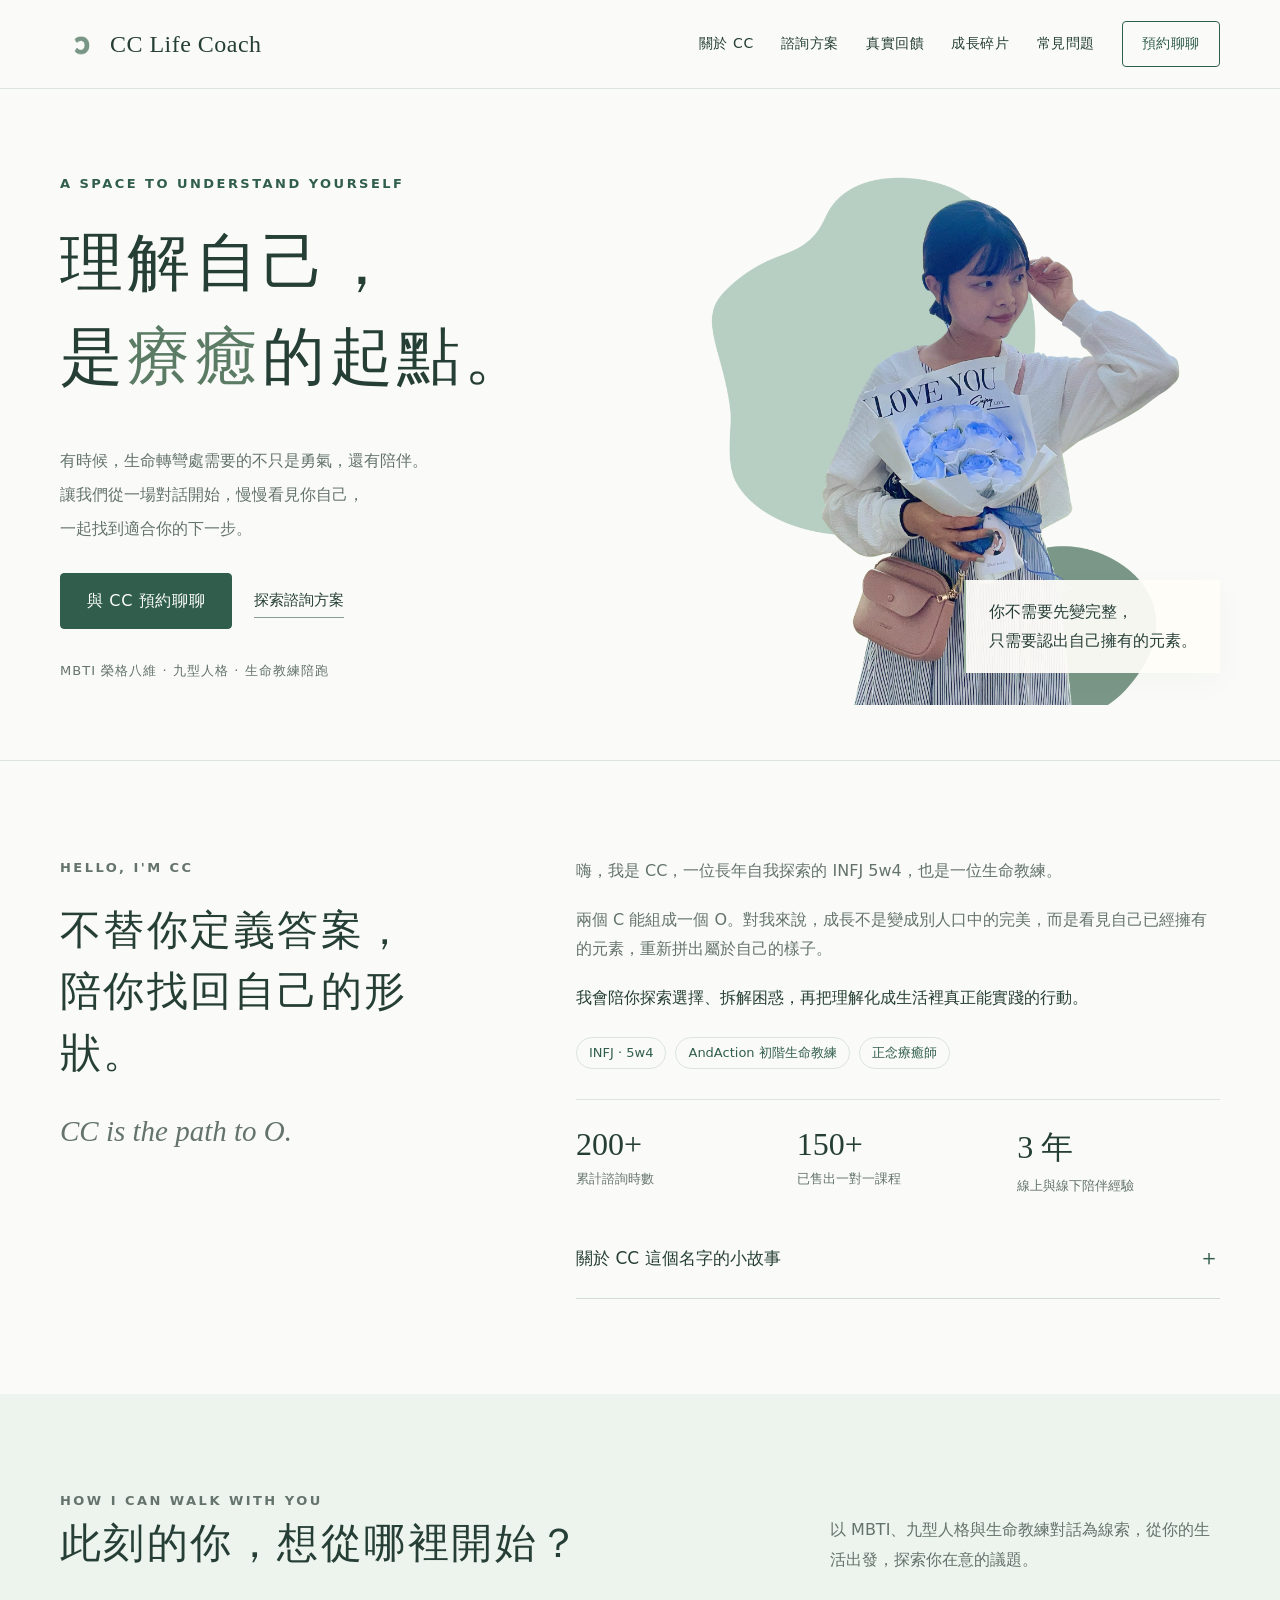
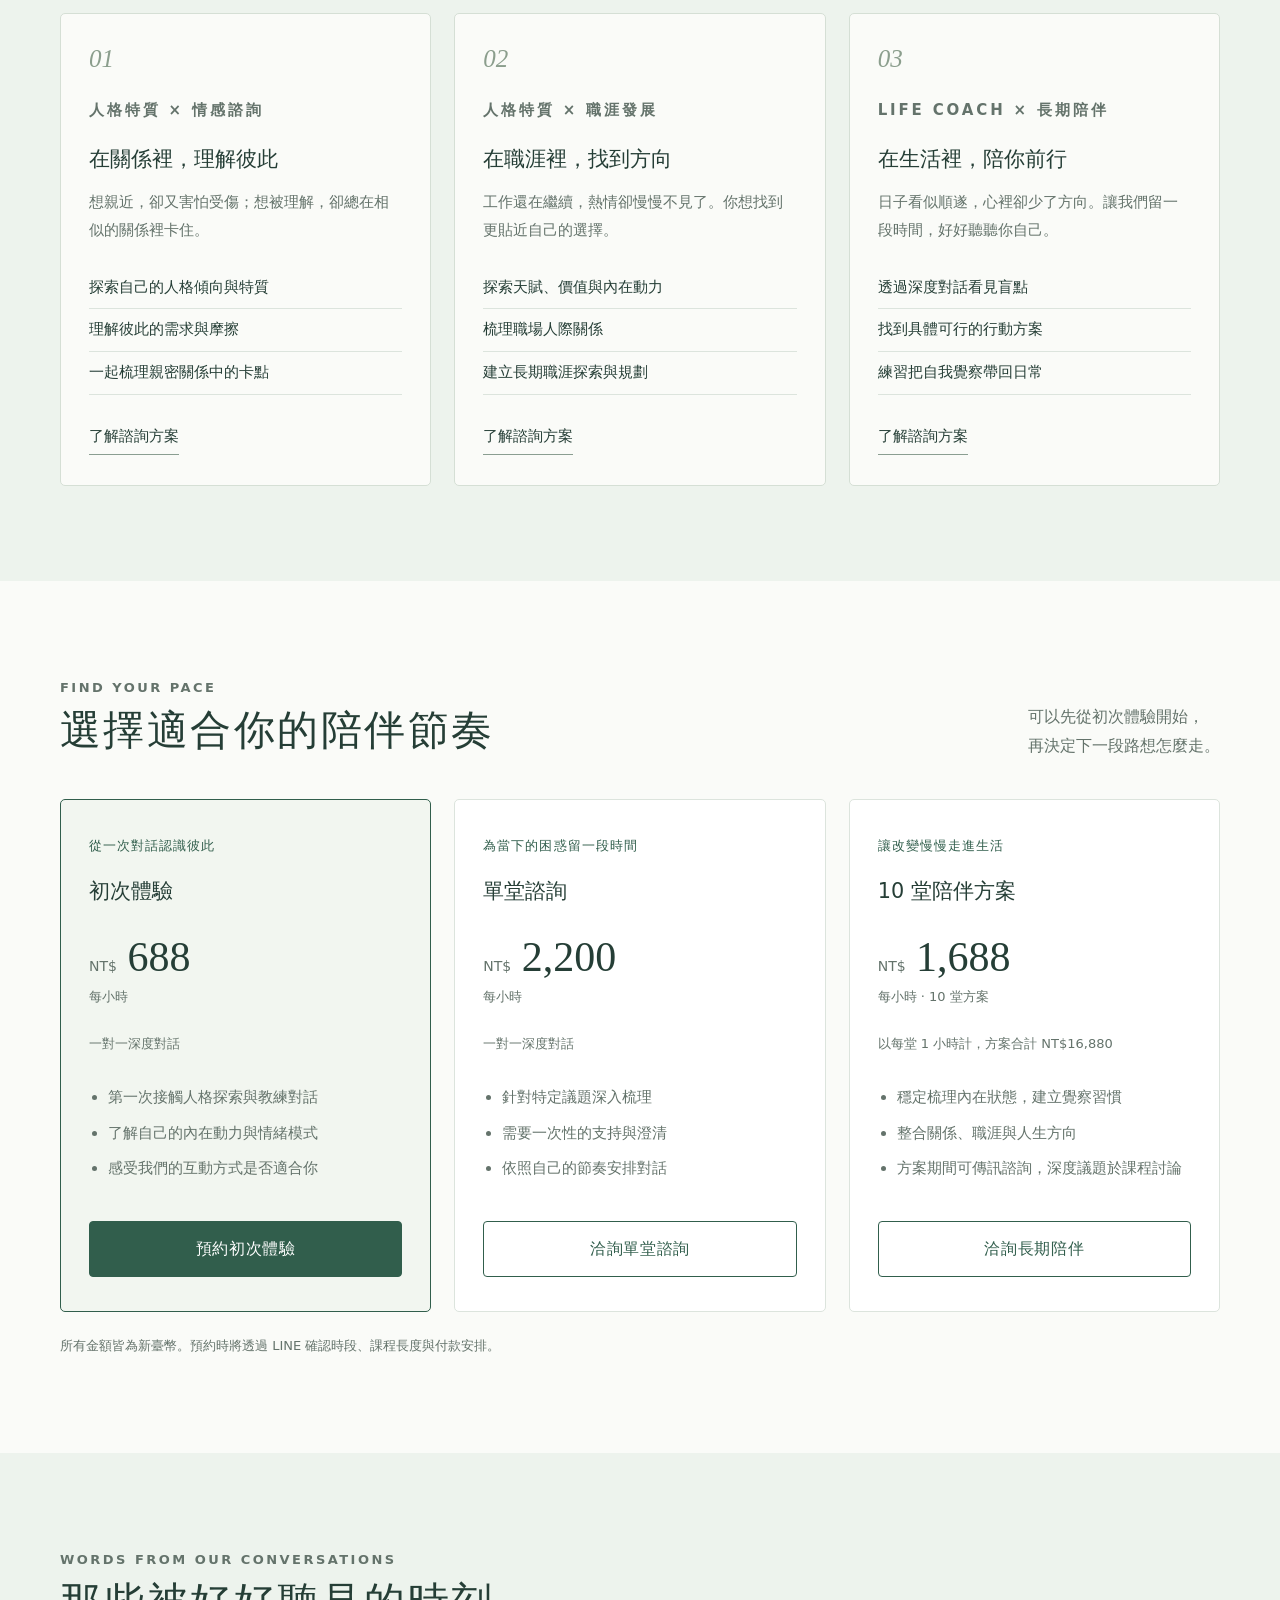
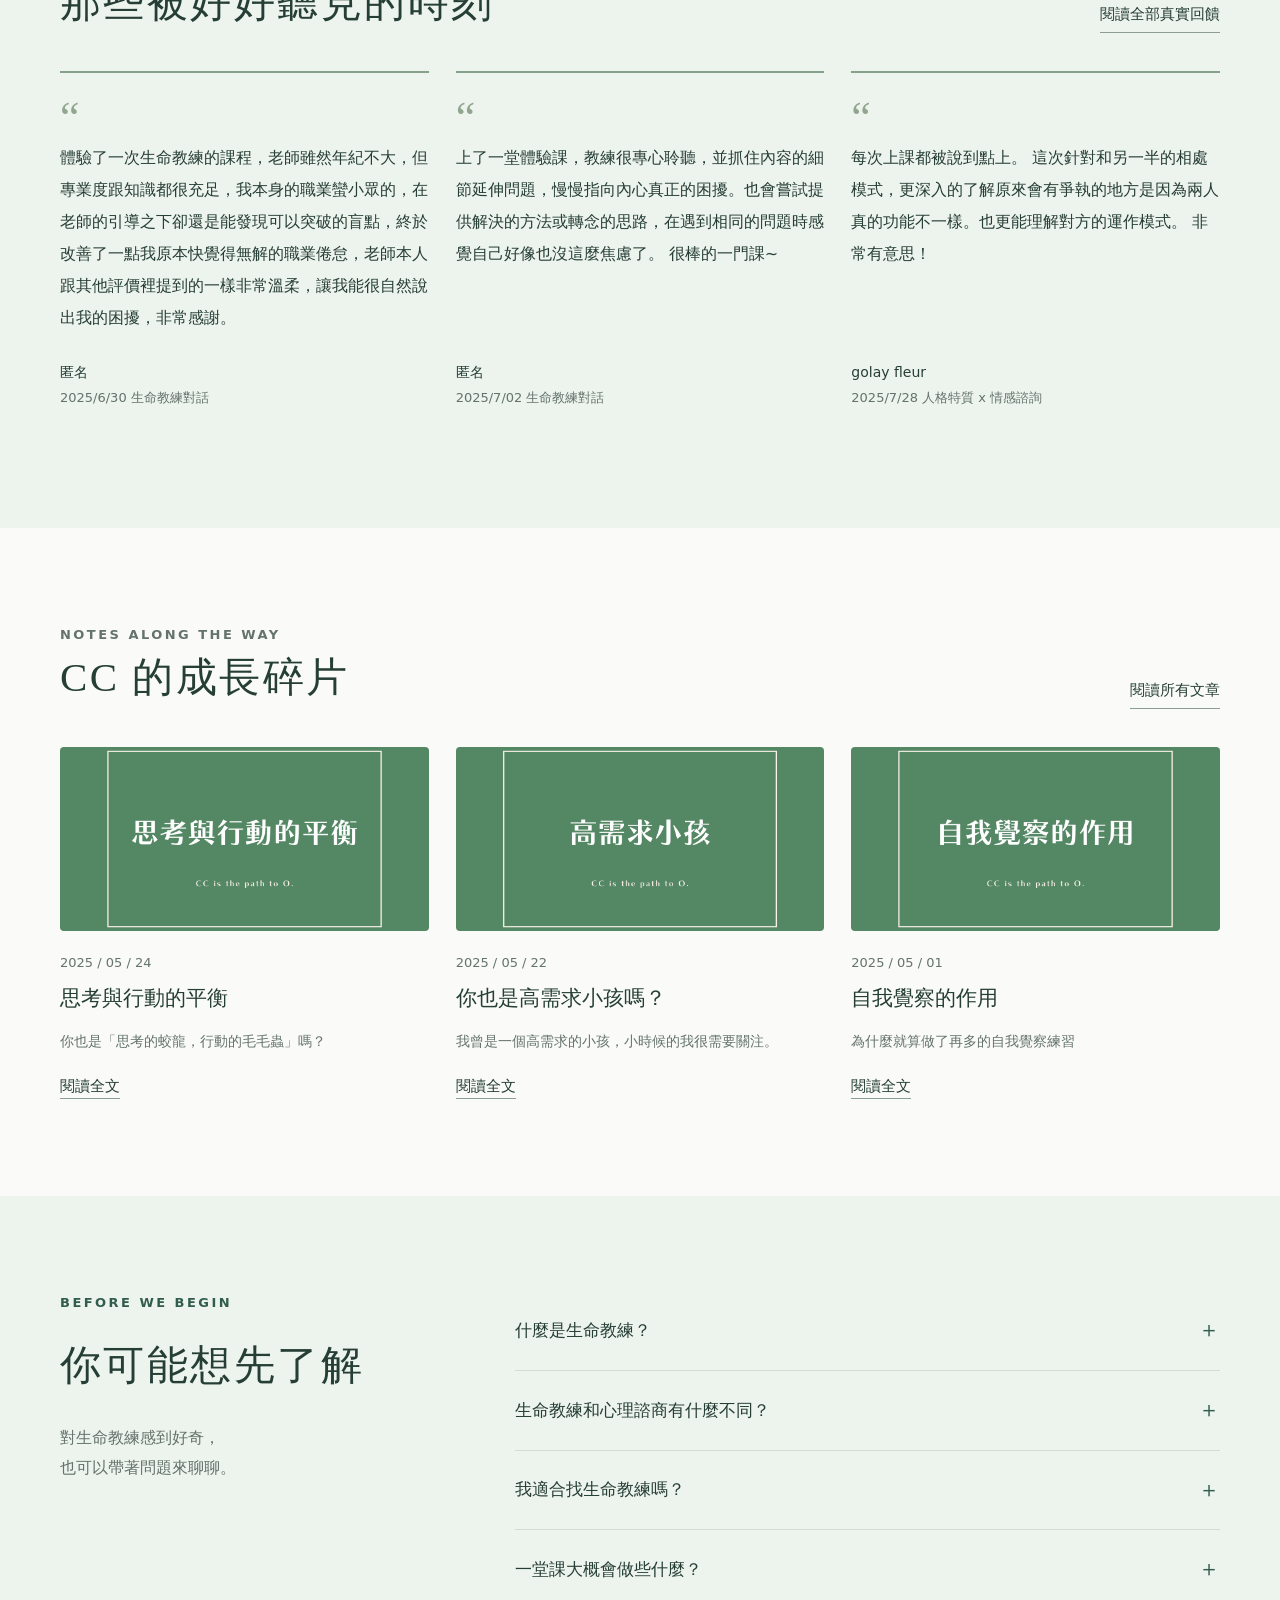
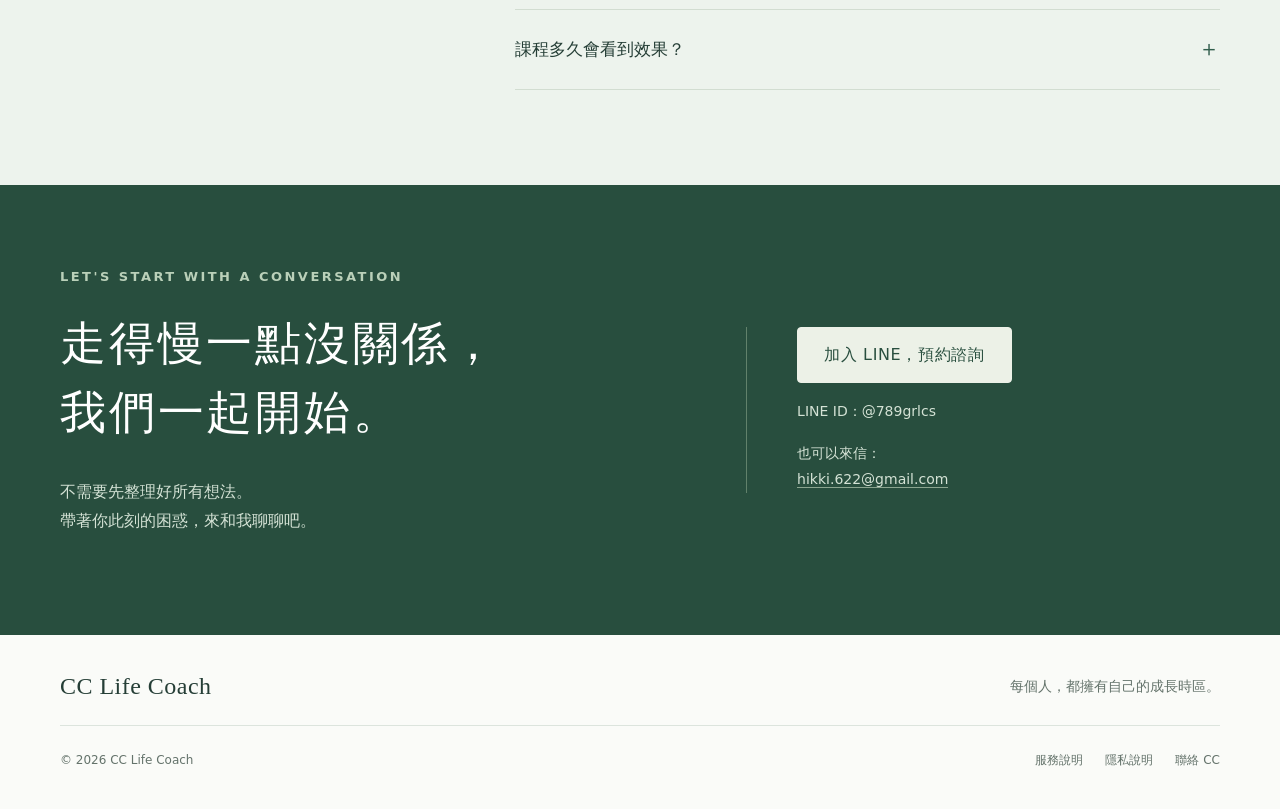
<file: index.html>
<!doctype html><html lang="zh-Hant"><head><meta charset="utf-8"><meta name="viewport" content="width=device-width, initial-scale=1"><title>理解自己，是療癒的起點｜CC Life Coach</title><meta name="description" content="MBTI 榮格八維 × 九型人格 × 生命教練陪跑。與 CC 一起理解自己，探索關係、職涯與生活，擬定有感行動計畫。"><meta property="og:title" content="理解自己，是療癒的起點｜CC Life Coach"><meta property="og:description" content="MBTI 榮格八維 × 九型人格 × 生命教練陪跑。與 CC 一起理解自己，探索關係、職涯與生活，擬定有感行動計畫。"><meta property="og:type" content="website"><meta name="theme-color" content="#315e4c"><link rel="icon" href="data:image/svg+xml,%3Csvg xmlns='http://www.w3.org/2000/svg' viewBox='0 0 40 40'%3E%3Crect width='40' height='40' rx='20' fill='%23315e4c'/%3E%3Ctext x='20' y='28' font-family='Georgia' font-size='26' text-anchor='middle' fill='white'%3EC%3C/text%3E%3C/svg%3E"><link rel="stylesheet" href="style.css"><script src="script.js" defer></script><link rel="canonical" href="https://hikki0622.github.io/"><meta property="og:url" content="https://hikki0622.github.io/"></head><body><a class="skip" href="#main">跳至主要內容</a><header class="site-header"><div class="wrap header-inner"><a class="brand" href="index.html" aria-label="CC Life Coach 首頁"><img src="assets/original-00.gif" alt="" width="42" height="42">CC Life Coach</a><button class="menu-toggle" aria-expanded="false" aria-controls="navigation" type="button">選單</button><nav class="nav" id="navigation" aria-label="主要導覽"><a href="index.html#about">關於 CC</a><a href="index.html#services">諮詢方案</a><a href="reviews.html">真實回饋</a><a href="journal.html">成長碎片</a><a href="index.html#faq">常見問題</a><a class="nav-cta" href="https://line.me/R/ti/p/@789grlcs" target="_blank" rel="noopener noreferrer">預約聊聊</a></nav></div></header><main id="main"><section class="hero"><div class="wrap hero-grid"><div><p class="eyebrow">A SPACE TO UNDERSTAND YOURSELF</p><h1>理解自己，<br>是<em>療癒</em>的起點。</h1><p class="intro">有時候，生命轉彎處需要的不只是勇氣，還有陪伴。<br>讓我們從一場對話開始，慢慢看見你自己，<br>一起找到適合你的下一步。</p><div class="actions"><a class="button" href="https://line.me/R/ti/p/@789grlcs" target="_blank" rel="noopener noreferrer">與 CC 預約聊聊</a><a class="text-link" href="#services">探索諮詢方案</a></div><p class="hero-caption">MBTI 榮格八維 · 九型人格 · 生命教練陪跑</p></div><div class="hero-image"><img src="assets/original-02.png" width="1791" height="1920" alt="CC 手捧藍色花束的個人照片" fetchpriority="high"><div class="image-note">你不需要先變完整，<br>只需要認出自己擁有的元素。</div></div></div></section><section class="section" id="about"><div class="wrap about"><div><p class="eyebrow">HELLO, I'M CC</p><h2>不替你定義答案，<br>陪你找回自己的形狀。</h2><p class="signature">CC is the path to O.</p></div><div><p>嗨，我是 CC，一位長年自我探索的 INFJ 5w4，也是一位生命教練。</p><p>兩個 C 能組成一個 O。對我來說，成長不是變成別人口中的完美，而是看見自己已經擁有的元素，重新拼出屬於自己的樣子。</p><p><strong>我會陪你探索選擇、拆解困惑，再把理解化成生活裡真正能實踐的行動。</strong></p><div class="tags"><span class="tag">INFJ · 5w4</span><span class="tag">AndAction 初階生命教練</span><span class="tag">正念療癒師</span></div><div class="stats"><div><strong>200+</strong><span>累計諮詢時數</span></div><div><strong>150+</strong><span>已售出一對一課程</span></div><div><strong>3 年</strong><span>線上與線下陪伴經驗</span></div></div><details class="story-details"><summary>關於 CC 這個名字的小故事</summary><p>我原本有個英文名字，叫做 Carol，這是一個很乖的名字。</p><p>但有天我突然受不了這份乖巧，於是很隨便地，取了個新名字叫 CC。</p><p>當時只是想逃，想從那個總是要懂事、要負責的角色裡抽身。</p><p>但後來我發現，CC 並不隨便，他是我靈魂的另一面，是我轉身撞牆、拆牆、重新的過程。</p><p>他讓我看見了：「原來我本來就可以由兩個C自己構成O。」</p><p>所以現在的我會這樣說：Carol 是我，CC 也是我。</p><p>破框，很多時候一開始根本沒那麼高尚，只是直覺地想逃而已，但逃著逃著，逃出了個新自我。</p><p>而這個名字，也恰巧建立在這樣的信念上：「你不需要先變完整，你只需要認出自己已經擁有的元素。」</p><p>我的角色不是讓你變得完美，而是讓你看見—你有什麼選擇、可以怎麼拆解、怎麼再建構。</p></details></div></div></section><section class="section wash" id="services"><div class="wrap"><div class="section-head"><div><p class="eyebrow">HOW I CAN WALK WITH YOU</p><h2>此刻的你，想從哪裡開始？</h2></div><p>以 MBTI、九型人格與生命教練對話為線索，從你的生活出發，探索你在意的議題。</p></div><div class="service-grid"><article class="service"><span class="number">01</span><p class="eyebrow">人格特質 × 情感諮詢</p><h3>在關係裡，理解彼此</h3><p>想親近，卻又害怕受傷；想被理解，卻總在相似的關係裡卡住。</p><ul><li>探索自己的人格傾向與特質</li><li>理解彼此的需求與摩擦</li><li>一起梳理親密關係中的卡點</li></ul><a class="text-link" href="#plans">了解諮詢方案</a></article><article class="service"><span class="number">02</span><p class="eyebrow">人格特質 × 職涯發展</p><h3>在職涯裡，找到方向</h3><p>工作還在繼續，熱情卻慢慢不見了。你想找到更貼近自己的選擇。</p><ul><li>探索天賦、價值與內在動力</li><li>梳理職場人際關係</li><li>建立長期職涯探索與規劃</li></ul><a class="text-link" href="#plans">了解諮詢方案</a></article><article class="service"><span class="number">03</span><p class="eyebrow">Life Coach × 長期陪伴</p><h3>在生活裡，陪你前行</h3><p>日子看似順遂，心裡卻少了方向。讓我們留一段時間，好好聽聽你自己。</p><ul><li>透過深度對話看見盲點</li><li>找到具體可行的行動方案</li><li>練習把自我覺察帶回日常</li></ul><a class="text-link" href="#plans">了解諮詢方案</a></article></div></div></section>
<section class="section" id="plans"><div class="wrap"><div class="section-head"><div><p class="eyebrow">FIND YOUR PACE</p><h2>選擇適合你的陪伴節奏</h2></div><p>可以先從初次體驗開始，<br>再決定下一段路想怎麼走。</p></div><div class="price-grid"><article class="price-card featured"><p class="label">從一次對話認識彼此</p><h3>初次體驗</h3><div class="price"><small>NT$</small> 688</div><div class="price-sub">每小時</div><p class="fine-print">一對一深度對話</p><ul><li>第一次接觸人格探索與教練對話</li><li>了解自己的內在動力與情緒模式</li><li>感受我們的互動方式是否適合你</li></ul><a class="button " href="https://line.me/R/ti/p/@789grlcs" target="_blank" rel="noopener noreferrer">預約初次體驗</a></article><article class="price-card "><p class="label">為當下的困惑留一段時間</p><h3>單堂諮詢</h3><div class="price"><small>NT$</small> 2,200</div><div class="price-sub">每小時</div><p class="fine-print">一對一深度對話</p><ul><li>針對特定議題深入梳理</li><li>需要一次性的支持與澄清</li><li>依照自己的節奏安排對話</li></ul><a class="button outline" href="https://line.me/R/ti/p/@789grlcs" target="_blank" rel="noopener noreferrer">洽詢單堂諮詢</a></article><article class="price-card "><p class="label">讓改變慢慢走進生活</p><h3>10 堂陪伴方案</h3><div class="price"><small>NT$</small> 1,688</div><div class="price-sub">每小時 · 10 堂方案</div><p class="fine-print">以每堂 1 小時計，方案合計 NT$16,880</p><ul><li>穩定梳理內在狀態，建立覺察習慣</li><li>整合關係、職涯與人生方向</li><li>方案期間可傳訊諮詢，深度議題於課程討論</li></ul><a class="button outline" href="https://line.me/R/ti/p/@789grlcs" target="_blank" rel="noopener noreferrer">洽詢長期陪伴</a></article></div><p class="fine-print">所有金額皆為新臺幣。預約時將透過 LINE 確認時段、課程長度與付款安排。</p></div></section>
<section class="section wash" id="reviews"><div class="wrap"><div class="section-head"><div><p class="eyebrow">WORDS FROM OUR CONVERSATIONS</p><h2>那些被好好聽見的時刻</h2></div><a class="text-link" href="reviews.html">閱讀全部真實回饋</a></div><div class="review-grid"><figure class="review"><span class="quote-mark" aria-hidden="true">“</span><blockquote>體驗了一次生命教練的課程，老師雖然年紀不大，但專業度跟知識都很充足，我本身的職業蠻小眾的，在老師的引導之下卻還是能發現可以突破的盲點，終於改善了一點我原本快覺得無解的職業倦怠，老師本人跟其他評價裡提到的一樣非常溫柔，讓我能很自然說出我的困擾，非常感謝。</blockquote><figcaption>匿名<span>2025/6/30 生命教練對話</span></figcaption></figure><figure class="review"><span class="quote-mark" aria-hidden="true">“</span><blockquote>上了一堂體驗課，教練很專心聆聽，並抓住內容的細節延伸問題，慢慢指向內心真正的困擾。也會嘗試提供解決的方法或轉念的思路，在遇到相同的問題時感覺自己好像也沒這麼焦慮了。
很棒的一門課~</blockquote><figcaption>匿名<span>2025/7/02 生命教練對話</span></figcaption></figure><figure class="review"><span class="quote-mark" aria-hidden="true">“</span><blockquote>每次上課都被說到點上。
這次針對和另一半的相處模式，更深入的了解原來會有爭執的地方是因為兩人真的功能不一樣。也更能理解對方的運作模式。
非常有意思！</blockquote><figcaption>golay fleur<span>2025/7/28 人格特質 x 情感諮詢</span></figcaption></figure></div></div></section>
<section class="section" id="journal"><div class="wrap"><div class="section-head"><div><p class="eyebrow">NOTES ALONG THE WAY</p><h2>CC 的成長碎片</h2></div><a class="text-link" href="journal.html">閱讀所有文章</a></div><div class="journal-grid"><a class="journal-card" href="articles/new5.html"><img src="assets/original-03.png" width="1200" height="600" alt="思考與行動的平衡文章封面" loading="lazy"><time datetime="2025-05-24">2025 / 05 / 24</time><h3>思考與行動的平衡</h3><p>你也是「思考的蛟龍，行動的毛毛蟲」嗎？</p><span class="text-link">閱讀全文</span></a><a class="journal-card" href="articles/new4.html"><img src="assets/original-04.png" width="1200" height="600" alt="你也是高需求小孩嗎？文章封面" loading="lazy"><time datetime="2025-05-22">2025 / 05 / 22</time><h3>你也是高需求小孩嗎？</h3><p>我曾是一個高需求的小孩，小時候的我很需要關注。</p><span class="text-link">閱讀全文</span></a><a class="journal-card" href="articles/new2.html"><img src="assets/original-05.png" width="1200" height="600" alt="自我覺察的作用文章封面" loading="lazy"><time datetime="2025-05-01">2025 / 05 / 01</time><h3>自我覺察的作用</h3><p>為什麼就算做了再多的自我覺察練習</p><span class="text-link">閱讀全文</span></a></div></div></section>
<section class="section wash" id="faq"><div class="wrap faq-layout"><div><p class="eyebrow">BEFORE WE BEGIN</p><h2>你可能想先了解</h2><p class="section-intro">對生命教練感到好奇，<br>也可以帶著問題來聊聊。</p></div><div><details><summary>什麼是生命教練？</summary><p>生命教練不是心理治療，也不是給你現成答案。我會陪伴你探索自己的人生目標、價值觀和內在潛力，幫助你更清楚想要什麼，並設計可行的行動策略，讓你往理想生活前進。</p></details><details><summary>生命教練和心理諮商有什麼不同？</summary><p>生命教練在這裡提供的是自我探索、目標釐清與行動支持，不提供心理疾病診斷或治療，也不能取代心理諮商或醫療服務。</p></details><details><summary>我適合找生命教練嗎？</summary><p>如果你覺得生活中有困惑、想突破現狀、希望更了解自己，或者想在目標與行動上更有方向感，都很適合。即使你目前還不確定要追求什麼，透過教練的引導，你也能慢慢理清內心想法。</p></details><details><summary>一堂課大概會做些什麼？</summary><p>課程通常是對話式探索，可能會透過提問、人生敘事、可視化練習或工具表格，幫助你釐清目標、看見盲點、找到行動方案。CC也會根據你的需求，提供實際練習或反思作業，讓你在課後持續成長。</p></details><details><summary>課程多久會看到效果？</summary><p>每個人的狀況、目標與步調不同，沒有固定的改變時間。你可以先從一次對話了解彼此是否適合，再一起討論後續陪伴的節奏。</p></details></div></div></section><section class="contact" id="contact"><div class="wrap contact-grid"><div><p class="eyebrow">LET'S START WITH A CONVERSATION</p><h2>走得慢一點沒關係，<br>我們一起開始。</h2><p>不需要先整理好所有想法。<br>帶著你此刻的困惑，來和我聊聊吧。</p></div><div class="contact-info"><a class="button" href="https://line.me/R/ti/p/@789grlcs" target="_blank" rel="noopener noreferrer">加入 LINE，預約諮詢</a><p>LINE ID：@789grlcs</p><p>也可以來信：<br><a href="mailto:hikki.622@gmail.com">hikki.622@gmail.com</a></p></div></div></section></main><footer class="site-footer"><div class="wrap"><div class="footer-top"><a class="brand" href="index.html">CC Life Coach</a><p>每個人，都擁有自己的成長時區。</p></div><div class="footer-bottom"><span>© 2026 CC Life Coach</span><div class="footer-links"><a href="terms.html">服務說明</a><a href="privacy.html">隱私說明</a><a href="mailto:hikki.622@gmail.com">聯絡 CC</a></div></div></div></footer></body></html>
</file>
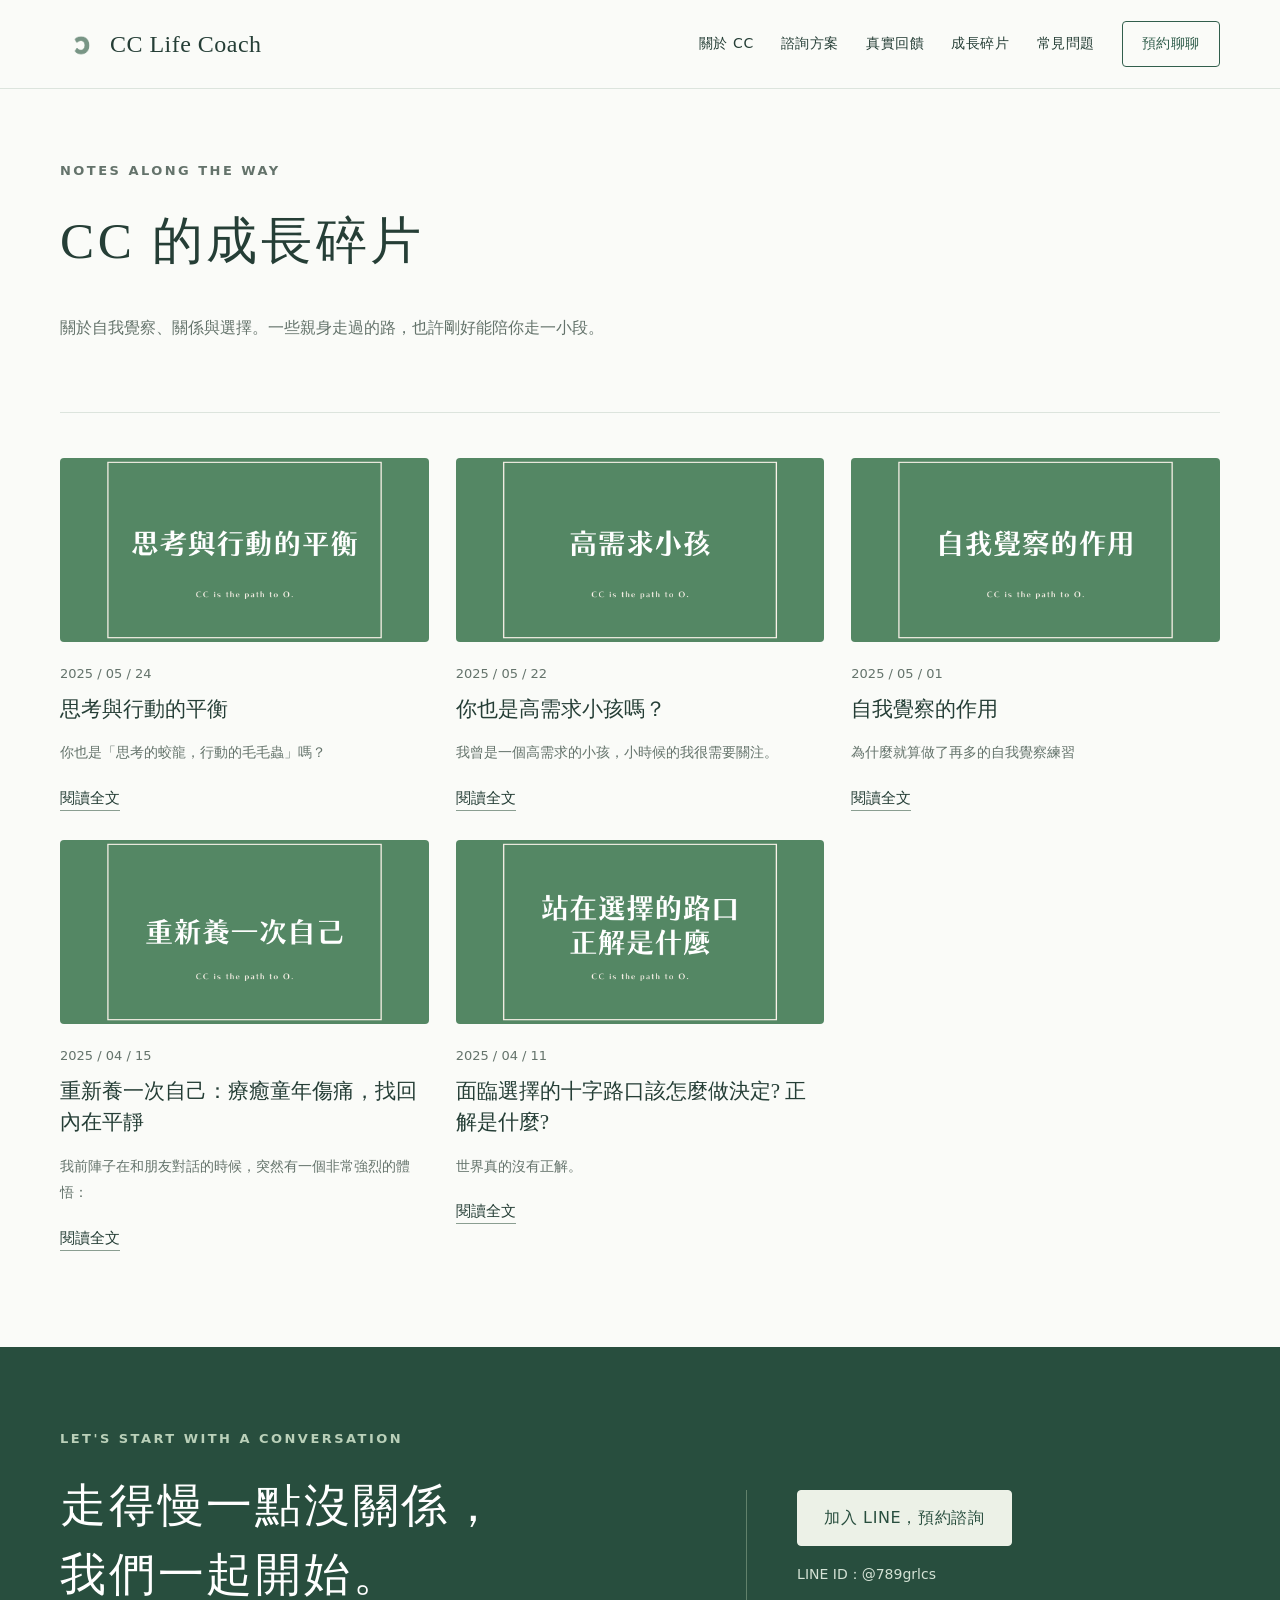
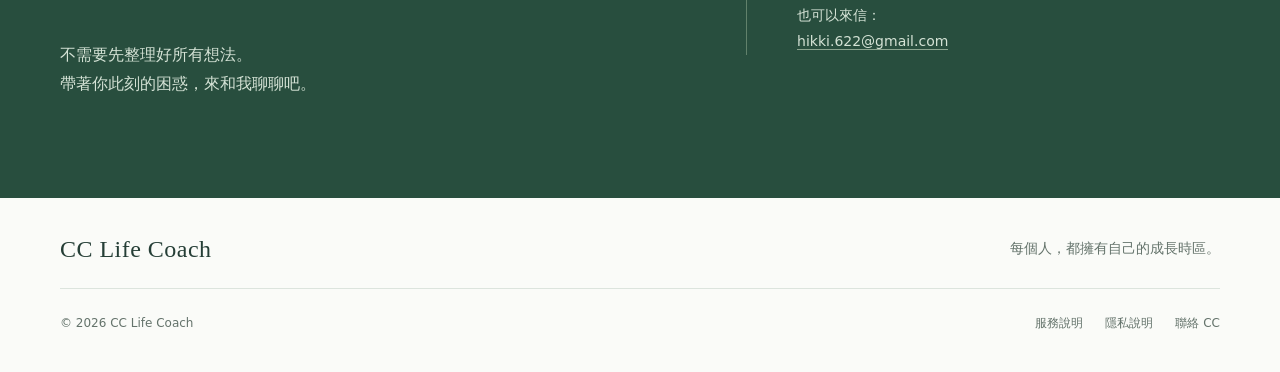
<file: journal.html>
<!doctype html><html lang="zh-Hant"><head><meta charset="utf-8"><meta name="viewport" content="width=device-width, initial-scale=1"><title>CC 的成長碎片｜CC Life Coach</title><meta name="description" content="MBTI 榮格八維 × 九型人格 × 生命教練陪跑。與 CC 一起理解自己，探索關係、職涯與生活，擬定有感行動計畫。"><meta property="og:title" content="CC 的成長碎片｜CC Life Coach"><meta property="og:description" content="MBTI 榮格八維 × 九型人格 × 生命教練陪跑。與 CC 一起理解自己，探索關係、職涯與生活，擬定有感行動計畫。"><meta property="og:type" content="website"><meta name="theme-color" content="#315e4c"><link rel="icon" href="data:image/svg+xml,%3Csvg xmlns='http://www.w3.org/2000/svg' viewBox='0 0 40 40'%3E%3Crect width='40' height='40' rx='20' fill='%23315e4c'/%3E%3Ctext x='20' y='28' font-family='Georgia' font-size='26' text-anchor='middle' fill='white'%3EC%3C/text%3E%3C/svg%3E"><link rel="stylesheet" href="style.css"><script src="script.js" defer></script><link rel="canonical" href="https://hikki0622.github.io/journal.html"><meta property="og:url" content="https://hikki0622.github.io/journal.html"></head><body><a class="skip" href="#main">跳至主要內容</a><header class="site-header"><div class="wrap header-inner"><a class="brand" href="index.html" aria-label="CC Life Coach 首頁"><img src="assets/original-00.gif" alt="" width="42" height="42">CC Life Coach</a><button class="menu-toggle" aria-expanded="false" aria-controls="navigation" type="button">選單</button><nav class="nav" id="navigation" aria-label="主要導覽"><a href="index.html#about">關於 CC</a><a href="index.html#services">諮詢方案</a><a href="reviews.html">真實回饋</a><a href="journal.html">成長碎片</a><a href="index.html#faq">常見問題</a><a class="nav-cta" href="https://line.me/R/ti/p/@789grlcs" target="_blank" rel="noopener noreferrer">預約聊聊</a></nav></div></header><main id="main"><div class="wrap page-heading"><p class="eyebrow">NOTES ALONG THE WAY</p><h1>CC 的成長碎片</h1><p>關於自我覺察、關係與選擇。一些親身走過的路，也許剛好能陪你走一小段。</p></div><section class="section" style="padding-top:0"><div class="wrap journal-grid"><a class="journal-card" href="articles/new5.html"><img src="assets/original-03.png" width="1200" height="600" alt="思考與行動的平衡文章封面" loading="lazy"><time datetime="2025-05-24">2025 / 05 / 24</time><h3>思考與行動的平衡</h3><p>你也是「思考的蛟龍，行動的毛毛蟲」嗎？</p><span class="text-link">閱讀全文</span></a><a class="journal-card" href="articles/new4.html"><img src="assets/original-04.png" width="1200" height="600" alt="你也是高需求小孩嗎？文章封面" loading="lazy"><time datetime="2025-05-22">2025 / 05 / 22</time><h3>你也是高需求小孩嗎？</h3><p>我曾是一個高需求的小孩，小時候的我很需要關注。</p><span class="text-link">閱讀全文</span></a><a class="journal-card" href="articles/new2.html"><img src="assets/original-05.png" width="1200" height="600" alt="自我覺察的作用文章封面" loading="lazy"><time datetime="2025-05-01">2025 / 05 / 01</time><h3>自我覺察的作用</h3><p>為什麼就算做了再多的自我覺察練習</p><span class="text-link">閱讀全文</span></a><a class="journal-card" href="articles/new.html"><img src="assets/original-06.png" width="1200" height="600" alt="重新養一次自己：療癒童年傷痛，找回內在平靜文章封面" loading="lazy"><time datetime="2025-04-15">2025 / 04 / 15</time><h3>重新養一次自己：療癒童年傷痛，找回內在平靜</h3><p>我前陣子在和朋友對話的時候，突然有一個非常強烈的體悟：</p><span class="text-link">閱讀全文</span></a><a class="journal-card" href="articles/new3.html"><img src="assets/original-07.png" width="1200" height="600" alt="面臨選擇的十字路口該怎麼做決定? 正解是什麼?文章封面" loading="lazy"><time datetime="2025-04-11">2025 / 04 / 11</time><h3>面臨選擇的十字路口該怎麼做決定? 正解是什麼?</h3><p>世界真的沒有正解。</p><span class="text-link">閱讀全文</span></a></div></section><section class="contact" id="contact"><div class="wrap contact-grid"><div><p class="eyebrow">LET'S START WITH A CONVERSATION</p><h2>走得慢一點沒關係，<br>我們一起開始。</h2><p>不需要先整理好所有想法。<br>帶著你此刻的困惑，來和我聊聊吧。</p></div><div class="contact-info"><a class="button" href="https://line.me/R/ti/p/@789grlcs" target="_blank" rel="noopener noreferrer">加入 LINE，預約諮詢</a><p>LINE ID：@789grlcs</p><p>也可以來信：<br><a href="mailto:hikki.622@gmail.com">hikki.622@gmail.com</a></p></div></div></section></main><footer class="site-footer"><div class="wrap"><div class="footer-top"><a class="brand" href="index.html">CC Life Coach</a><p>每個人，都擁有自己的成長時區。</p></div><div class="footer-bottom"><span>© 2026 CC Life Coach</span><div class="footer-links"><a href="terms.html">服務說明</a><a href="privacy.html">隱私說明</a><a href="mailto:hikki.622@gmail.com">聯絡 CC</a></div></div></div></footer></body></html>
</file>
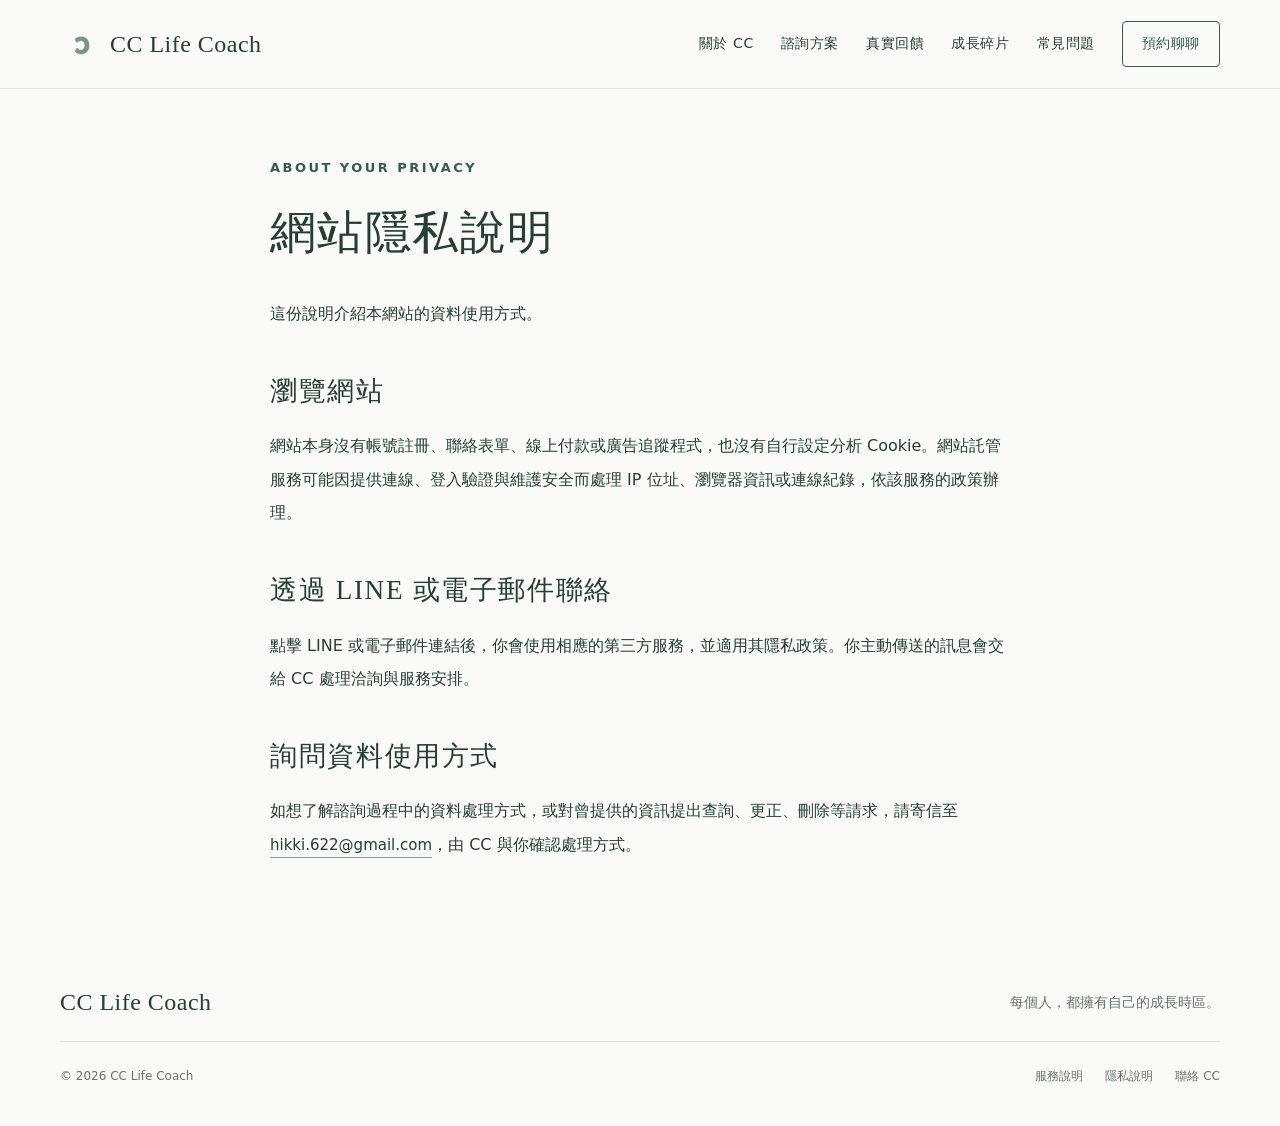
<file: privacy.html>
<!doctype html><html lang="zh-Hant"><head><meta charset="utf-8"><meta name="viewport" content="width=device-width, initial-scale=1"><title>網站隱私說明｜CC Life Coach</title><meta name="description" content="MBTI 榮格八維 × 九型人格 × 生命教練陪跑。與 CC 一起理解自己，探索關係、職涯與生活，擬定有感行動計畫。"><meta property="og:title" content="網站隱私說明｜CC Life Coach"><meta property="og:description" content="MBTI 榮格八維 × 九型人格 × 生命教練陪跑。與 CC 一起理解自己，探索關係、職涯與生活，擬定有感行動計畫。"><meta property="og:type" content="website"><meta name="theme-color" content="#315e4c"><link rel="icon" href="data:image/svg+xml,%3Csvg xmlns='http://www.w3.org/2000/svg' viewBox='0 0 40 40'%3E%3Crect width='40' height='40' rx='20' fill='%23315e4c'/%3E%3Ctext x='20' y='28' font-family='Georgia' font-size='26' text-anchor='middle' fill='white'%3EC%3C/text%3E%3C/svg%3E"><link rel="stylesheet" href="style.css"><script src="script.js" defer></script><link rel="canonical" href="https://hikki0622.github.io/privacy.html"><meta property="og:url" content="https://hikki0622.github.io/privacy.html"></head><body><a class="skip" href="#main">跳至主要內容</a><header class="site-header"><div class="wrap header-inner"><a class="brand" href="index.html" aria-label="CC Life Coach 首頁"><img src="assets/original-00.gif" alt="" width="42" height="42">CC Life Coach</a><button class="menu-toggle" aria-expanded="false" aria-controls="navigation" type="button">選單</button><nav class="nav" id="navigation" aria-label="主要導覽"><a href="index.html#about">關於 CC</a><a href="index.html#services">諮詢方案</a><a href="reviews.html">真實回饋</a><a href="journal.html">成長碎片</a><a href="index.html#faq">常見問題</a><a class="nav-cta" href="https://line.me/R/ti/p/@789grlcs" target="_blank" rel="noopener noreferrer">預約聊聊</a></nav></div></header><main id="main"><article class="reading"><p class="eyebrow">ABOUT YOUR PRIVACY</p><h1>網站隱私說明</h1><p>這份說明介紹本網站的資料使用方式。</p><h2>瀏覽網站</h2><p>網站本身沒有帳號註冊、聯絡表單、線上付款或廣告追蹤程式，也沒有自行設定分析 Cookie。網站託管服務可能因提供連線、登入驗證與維護安全而處理 IP 位址、瀏覽器資訊或連線紀錄，依該服務的政策辦理。</p><h2>透過 LINE 或電子郵件聯絡</h2><p>點擊 LINE 或電子郵件連結後，你會使用相應的第三方服務，並適用其隱私政策。你主動傳送的訊息會交給 CC 處理洽詢與服務安排。</p><h2>詢問資料使用方式</h2><p>如想了解諮詢過程中的資料處理方式，或對曾提供的資訊提出查詢、更正、刪除等請求，請寄信至 <a class="text-link" href="mailto:hikki.622@gmail.com">hikki.622@gmail.com</a>，由 CC 與你確認處理方式。</p></article></main><footer class="site-footer"><div class="wrap"><div class="footer-top"><a class="brand" href="index.html">CC Life Coach</a><p>每個人，都擁有自己的成長時區。</p></div><div class="footer-bottom"><span>© 2026 CC Life Coach</span><div class="footer-links"><a href="terms.html">服務說明</a><a href="privacy.html">隱私說明</a><a href="mailto:hikki.622@gmail.com">聯絡 CC</a></div></div></div></footer></body></html>
</file>
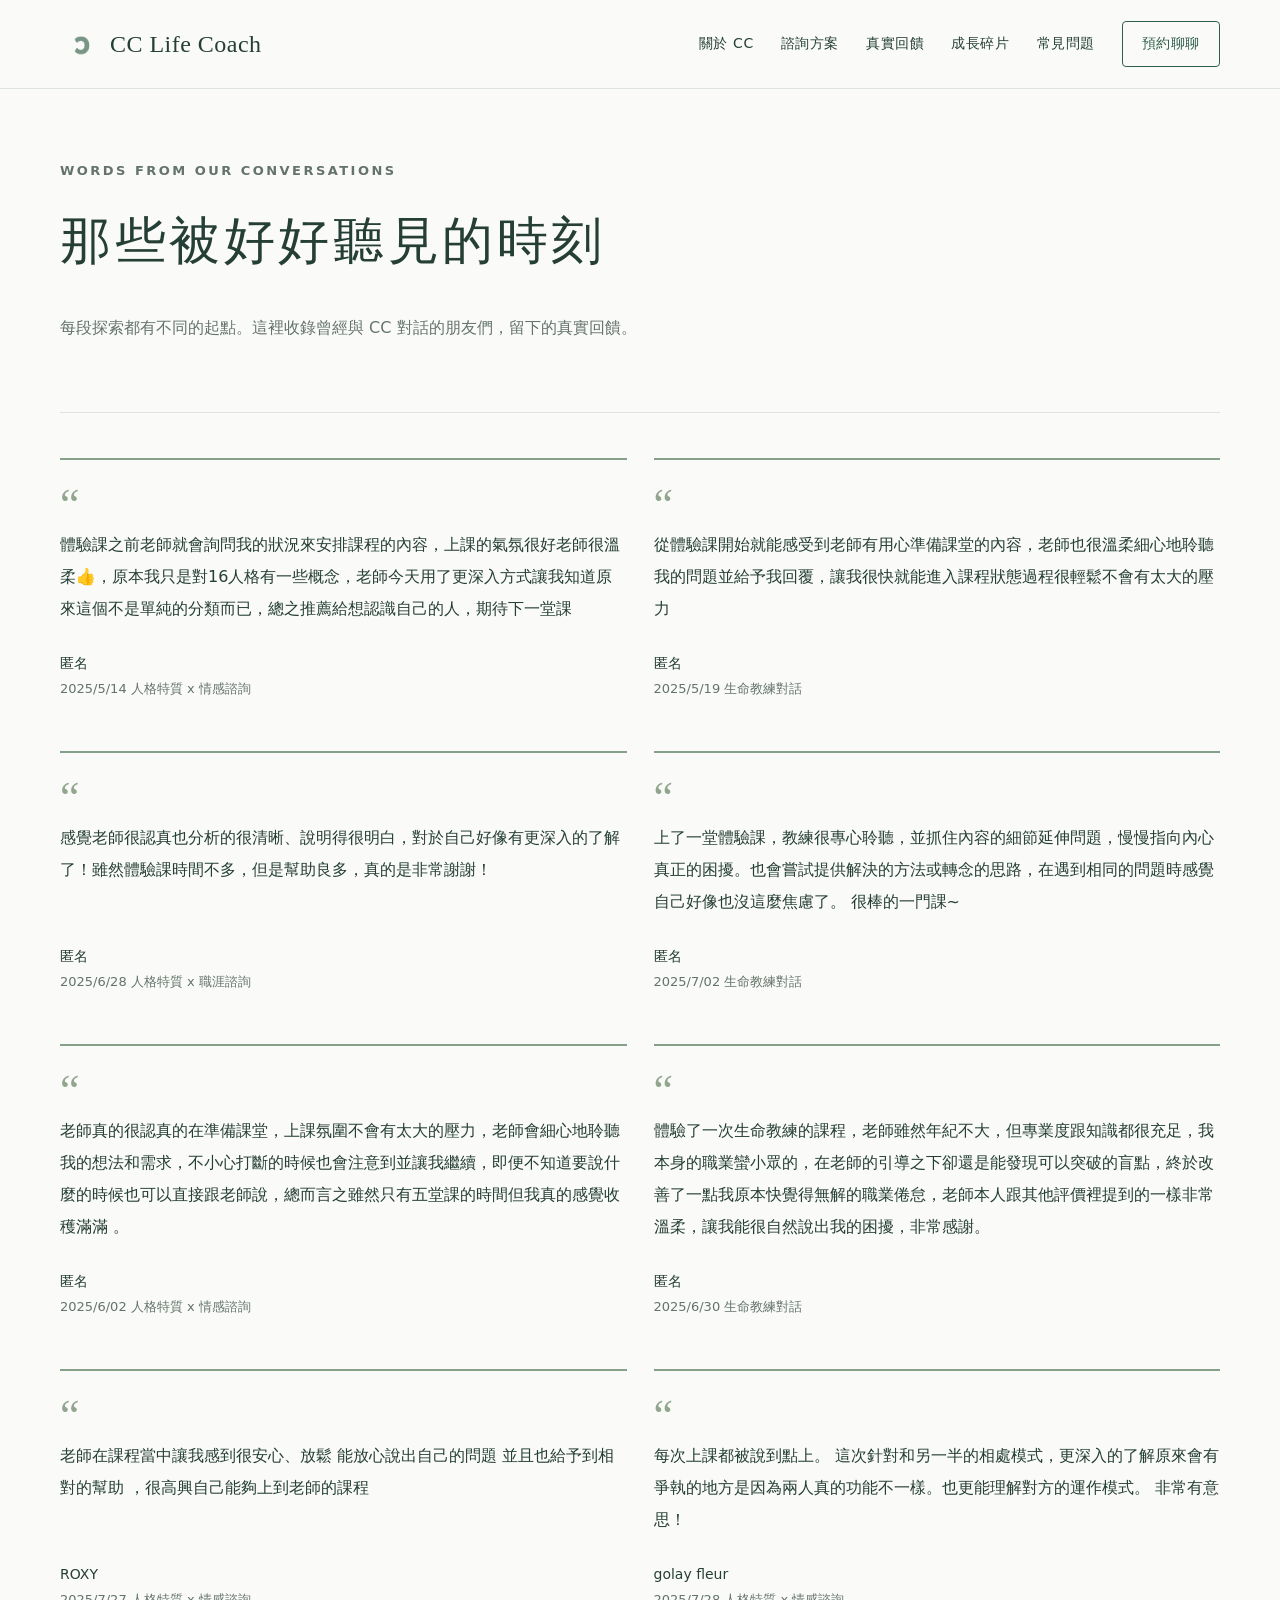
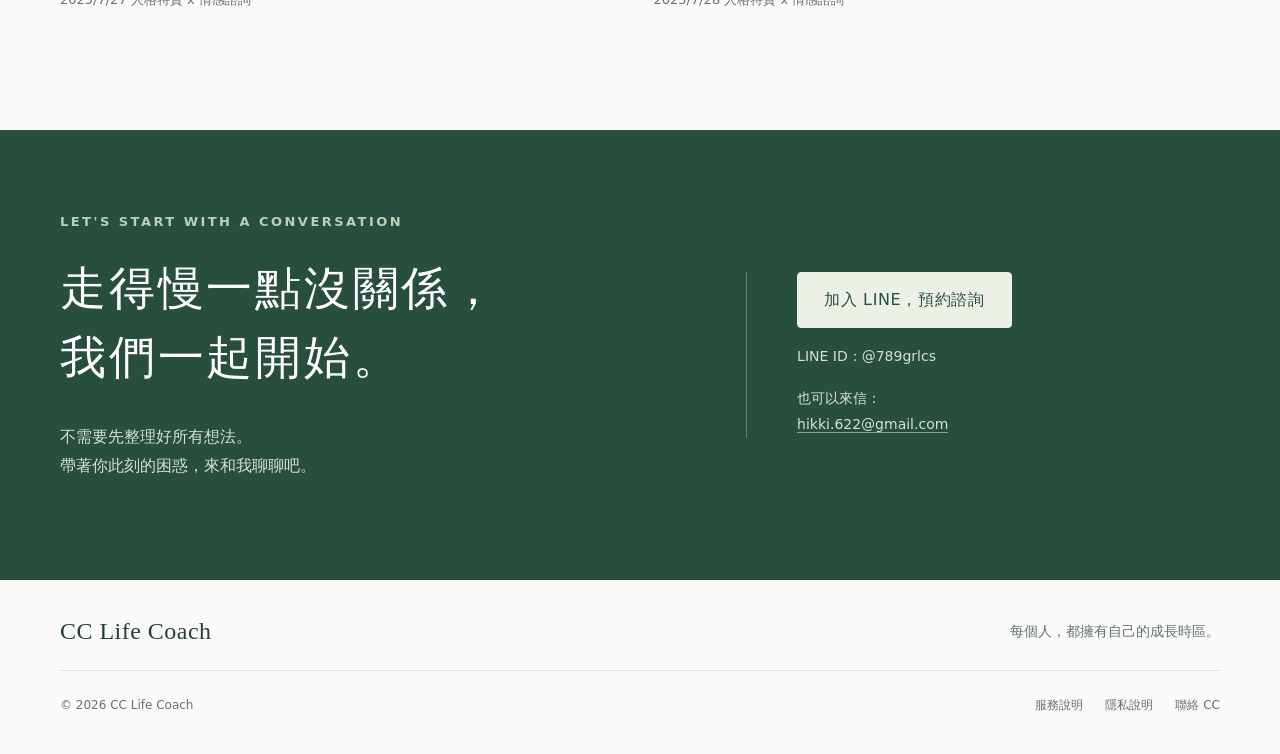
<file: reviews.html>
<!doctype html><html lang="zh-Hant"><head><meta charset="utf-8"><meta name="viewport" content="width=device-width, initial-scale=1"><title>真實案例回饋｜CC Life Coach</title><meta name="description" content="MBTI 榮格八維 × 九型人格 × 生命教練陪跑。與 CC 一起理解自己，探索關係、職涯與生活，擬定有感行動計畫。"><meta property="og:title" content="真實案例回饋｜CC Life Coach"><meta property="og:description" content="MBTI 榮格八維 × 九型人格 × 生命教練陪跑。與 CC 一起理解自己，探索關係、職涯與生活，擬定有感行動計畫。"><meta property="og:type" content="website"><meta name="theme-color" content="#315e4c"><link rel="icon" href="data:image/svg+xml,%3Csvg xmlns='http://www.w3.org/2000/svg' viewBox='0 0 40 40'%3E%3Crect width='40' height='40' rx='20' fill='%23315e4c'/%3E%3Ctext x='20' y='28' font-family='Georgia' font-size='26' text-anchor='middle' fill='white'%3EC%3C/text%3E%3C/svg%3E"><link rel="stylesheet" href="style.css"><script src="script.js" defer></script><link rel="canonical" href="https://hikki0622.github.io/reviews.html"><meta property="og:url" content="https://hikki0622.github.io/reviews.html"></head><body><a class="skip" href="#main">跳至主要內容</a><header class="site-header"><div class="wrap header-inner"><a class="brand" href="index.html" aria-label="CC Life Coach 首頁"><img src="assets/original-00.gif" alt="" width="42" height="42">CC Life Coach</a><button class="menu-toggle" aria-expanded="false" aria-controls="navigation" type="button">選單</button><nav class="nav" id="navigation" aria-label="主要導覽"><a href="index.html#about">關於 CC</a><a href="index.html#services">諮詢方案</a><a href="reviews.html">真實回饋</a><a href="journal.html">成長碎片</a><a href="index.html#faq">常見問題</a><a class="nav-cta" href="https://line.me/R/ti/p/@789grlcs" target="_blank" rel="noopener noreferrer">預約聊聊</a></nav></div></header><main id="main"><div class="wrap page-heading"><p class="eyebrow">WORDS FROM OUR CONVERSATIONS</p><h1>那些被好好聽見的時刻</h1><p>每段探索都有不同的起點。這裡收錄曾經與 CC 對話的朋友們，留下的真實回饋。</p></div><section class="section" style="padding-top:0"><div class="wrap review-grid review-page"><figure class="review"><span class="quote-mark" aria-hidden="true">“</span><blockquote>體驗課之前老師就會詢問我的狀況來安排課程的內容，上課的氣氛很好老師很溫柔👍，原本我只是對16人格有一些概念，老師今天用了更深入方式讓我知道原來這個不是單純的分類而已，總之推薦給想認識自己的人，期待下一堂課</blockquote><figcaption>匿名<span>2025/5/14 人格特質 x 情感諮詢</span></figcaption></figure><figure class="review"><span class="quote-mark" aria-hidden="true">“</span><blockquote>從體驗課開始就能感受到老師有用心準備課堂的內容，老師也很溫柔細心地聆聽我的問題並給予我回覆，讓我很快就能進入課程狀態過程很輕鬆不會有太大的壓力</blockquote><figcaption>匿名<span>2025/5/19 生命教練對話</span></figcaption></figure><figure class="review"><span class="quote-mark" aria-hidden="true">“</span><blockquote>感覺老師很認真也分析的很清晰、說明得很明白，對於自己好像有更深入的了解了！雖然體驗課時間不多，但是幫助良多，真的是非常謝謝！</blockquote><figcaption>匿名<span>2025/6/28 人格特質 x 職涯諮詢</span></figcaption></figure><figure class="review"><span class="quote-mark" aria-hidden="true">“</span><blockquote>上了一堂體驗課，教練很專心聆聽，並抓住內容的細節延伸問題，慢慢指向內心真正的困擾。也會嘗試提供解決的方法或轉念的思路，在遇到相同的問題時感覺自己好像也沒這麼焦慮了。
很棒的一門課~</blockquote><figcaption>匿名<span>2025/7/02 生命教練對話</span></figcaption></figure><figure class="review"><span class="quote-mark" aria-hidden="true">“</span><blockquote>老師真的很認真的在準備課堂，上課氛圍不會有太大的壓力，老師會細心地聆聽我的想法和需求，不小心打斷的時候也會注意到並讓我繼續，即便不知道要說什麼的時候也可以直接跟老師說，總而言之雖然只有五堂課的時間但我真的感覺收穫滿滿
。</blockquote><figcaption>匿名<span>2025/6/02 人格特質 x 情感諮詢</span></figcaption></figure><figure class="review"><span class="quote-mark" aria-hidden="true">“</span><blockquote>體驗了一次生命教練的課程，老師雖然年紀不大，但專業度跟知識都很充足，我本身的職業蠻小眾的，在老師的引導之下卻還是能發現可以突破的盲點，終於改善了一點我原本快覺得無解的職業倦怠，老師本人跟其他評價裡提到的一樣非常溫柔，讓我能很自然說出我的困擾，非常感謝。</blockquote><figcaption>匿名<span>2025/6/30 生命教練對話</span></figcaption></figure><figure class="review"><span class="quote-mark" aria-hidden="true">“</span><blockquote>老師在課程當中讓我感到很安心、放鬆 能放心說出自己的問題 並且也給予到相對的幫助 ，很高興自己能夠上到老師的課程</blockquote><figcaption>ROXY<span>2025/7/27 人格特質 x 情感諮詢</span></figcaption></figure><figure class="review"><span class="quote-mark" aria-hidden="true">“</span><blockquote>每次上課都被說到點上。
這次針對和另一半的相處模式，更深入的了解原來會有爭執的地方是因為兩人真的功能不一樣。也更能理解對方的運作模式。
非常有意思！</blockquote><figcaption>golay fleur<span>2025/7/28 人格特質 x 情感諮詢</span></figcaption></figure></div></section><section class="contact" id="contact"><div class="wrap contact-grid"><div><p class="eyebrow">LET'S START WITH A CONVERSATION</p><h2>走得慢一點沒關係，<br>我們一起開始。</h2><p>不需要先整理好所有想法。<br>帶著你此刻的困惑，來和我聊聊吧。</p></div><div class="contact-info"><a class="button" href="https://line.me/R/ti/p/@789grlcs" target="_blank" rel="noopener noreferrer">加入 LINE，預約諮詢</a><p>LINE ID：@789grlcs</p><p>也可以來信：<br><a href="mailto:hikki.622@gmail.com">hikki.622@gmail.com</a></p></div></div></section></main><footer class="site-footer"><div class="wrap"><div class="footer-top"><a class="brand" href="index.html">CC Life Coach</a><p>每個人，都擁有自己的成長時區。</p></div><div class="footer-bottom"><span>© 2026 CC Life Coach</span><div class="footer-links"><a href="terms.html">服務說明</a><a href="privacy.html">隱私說明</a><a href="mailto:hikki.622@gmail.com">聯絡 CC</a></div></div></div></footer></body></html>
</file>
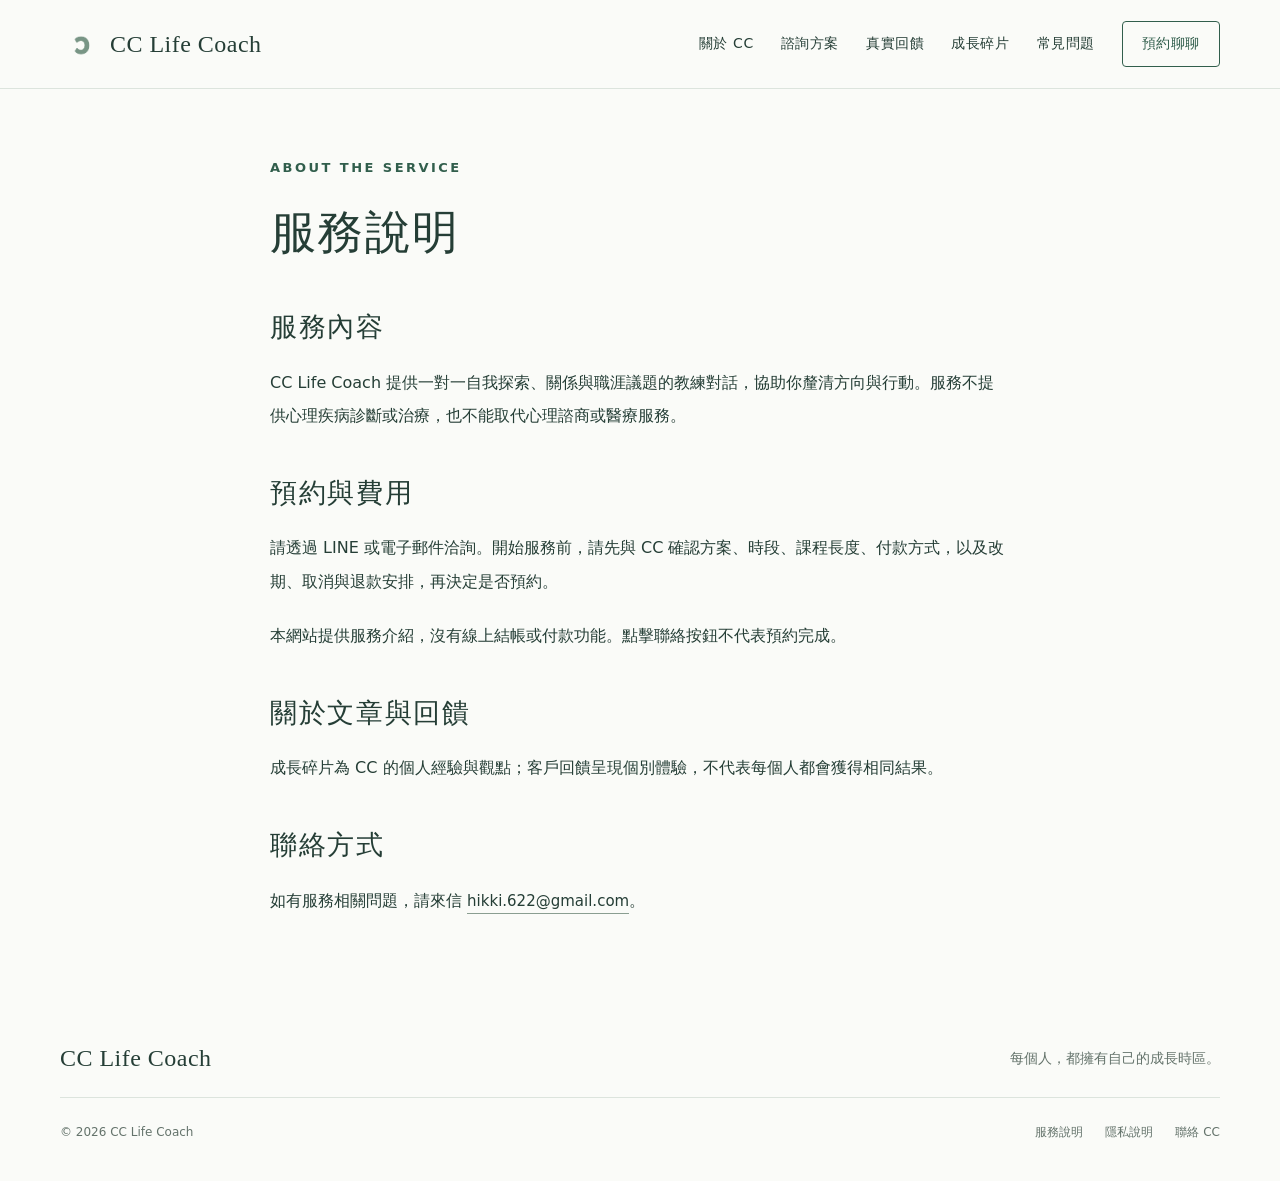
<file: terms.html>
<!doctype html><html lang="zh-Hant"><head><meta charset="utf-8"><meta name="viewport" content="width=device-width, initial-scale=1"><title>服務說明｜CC Life Coach</title><meta name="description" content="MBTI 榮格八維 × 九型人格 × 生命教練陪跑。與 CC 一起理解自己，探索關係、職涯與生活，擬定有感行動計畫。"><meta property="og:title" content="服務說明｜CC Life Coach"><meta property="og:description" content="MBTI 榮格八維 × 九型人格 × 生命教練陪跑。與 CC 一起理解自己，探索關係、職涯與生活，擬定有感行動計畫。"><meta property="og:type" content="website"><meta name="theme-color" content="#315e4c"><link rel="icon" href="data:image/svg+xml,%3Csvg xmlns='http://www.w3.org/2000/svg' viewBox='0 0 40 40'%3E%3Crect width='40' height='40' rx='20' fill='%23315e4c'/%3E%3Ctext x='20' y='28' font-family='Georgia' font-size='26' text-anchor='middle' fill='white'%3EC%3C/text%3E%3C/svg%3E"><link rel="stylesheet" href="style.css"><script src="script.js" defer></script><link rel="canonical" href="https://hikki0622.github.io/terms.html"><meta property="og:url" content="https://hikki0622.github.io/terms.html"></head><body><a class="skip" href="#main">跳至主要內容</a><header class="site-header"><div class="wrap header-inner"><a class="brand" href="index.html" aria-label="CC Life Coach 首頁"><img src="assets/original-00.gif" alt="" width="42" height="42">CC Life Coach</a><button class="menu-toggle" aria-expanded="false" aria-controls="navigation" type="button">選單</button><nav class="nav" id="navigation" aria-label="主要導覽"><a href="index.html#about">關於 CC</a><a href="index.html#services">諮詢方案</a><a href="reviews.html">真實回饋</a><a href="journal.html">成長碎片</a><a href="index.html#faq">常見問題</a><a class="nav-cta" href="https://line.me/R/ti/p/@789grlcs" target="_blank" rel="noopener noreferrer">預約聊聊</a></nav></div></header><main id="main"><article class="reading"><p class="eyebrow">ABOUT THE SERVICE</p><h1>服務說明</h1><h2>服務內容</h2><p>CC Life Coach 提供一對一自我探索、關係與職涯議題的教練對話，協助你釐清方向與行動。服務不提供心理疾病診斷或治療，也不能取代心理諮商或醫療服務。</p><h2>預約與費用</h2><p>請透過 LINE 或電子郵件洽詢。開始服務前，請先與 CC 確認方案、時段、課程長度、付款方式，以及改期、取消與退款安排，再決定是否預約。</p><p>本網站提供服務介紹，沒有線上結帳或付款功能。點擊聯絡按鈕不代表預約完成。</p><h2>關於文章與回饋</h2><p>成長碎片為 CC 的個人經驗與觀點；客戶回饋呈現個別體驗，不代表每個人都會獲得相同結果。</p><h2>聯絡方式</h2><p>如有服務相關問題，請來信 <a class="text-link" href="mailto:hikki.622@gmail.com">hikki.622@gmail.com</a>。</p></article></main><footer class="site-footer"><div class="wrap"><div class="footer-top"><a class="brand" href="index.html">CC Life Coach</a><p>每個人，都擁有自己的成長時區。</p></div><div class="footer-bottom"><span>© 2026 CC Life Coach</span><div class="footer-links"><a href="terms.html">服務說明</a><a href="privacy.html">隱私說明</a><a href="mailto:hikki.622@gmail.com">聯絡 CC</a></div></div></div></footer></body></html>
</file>
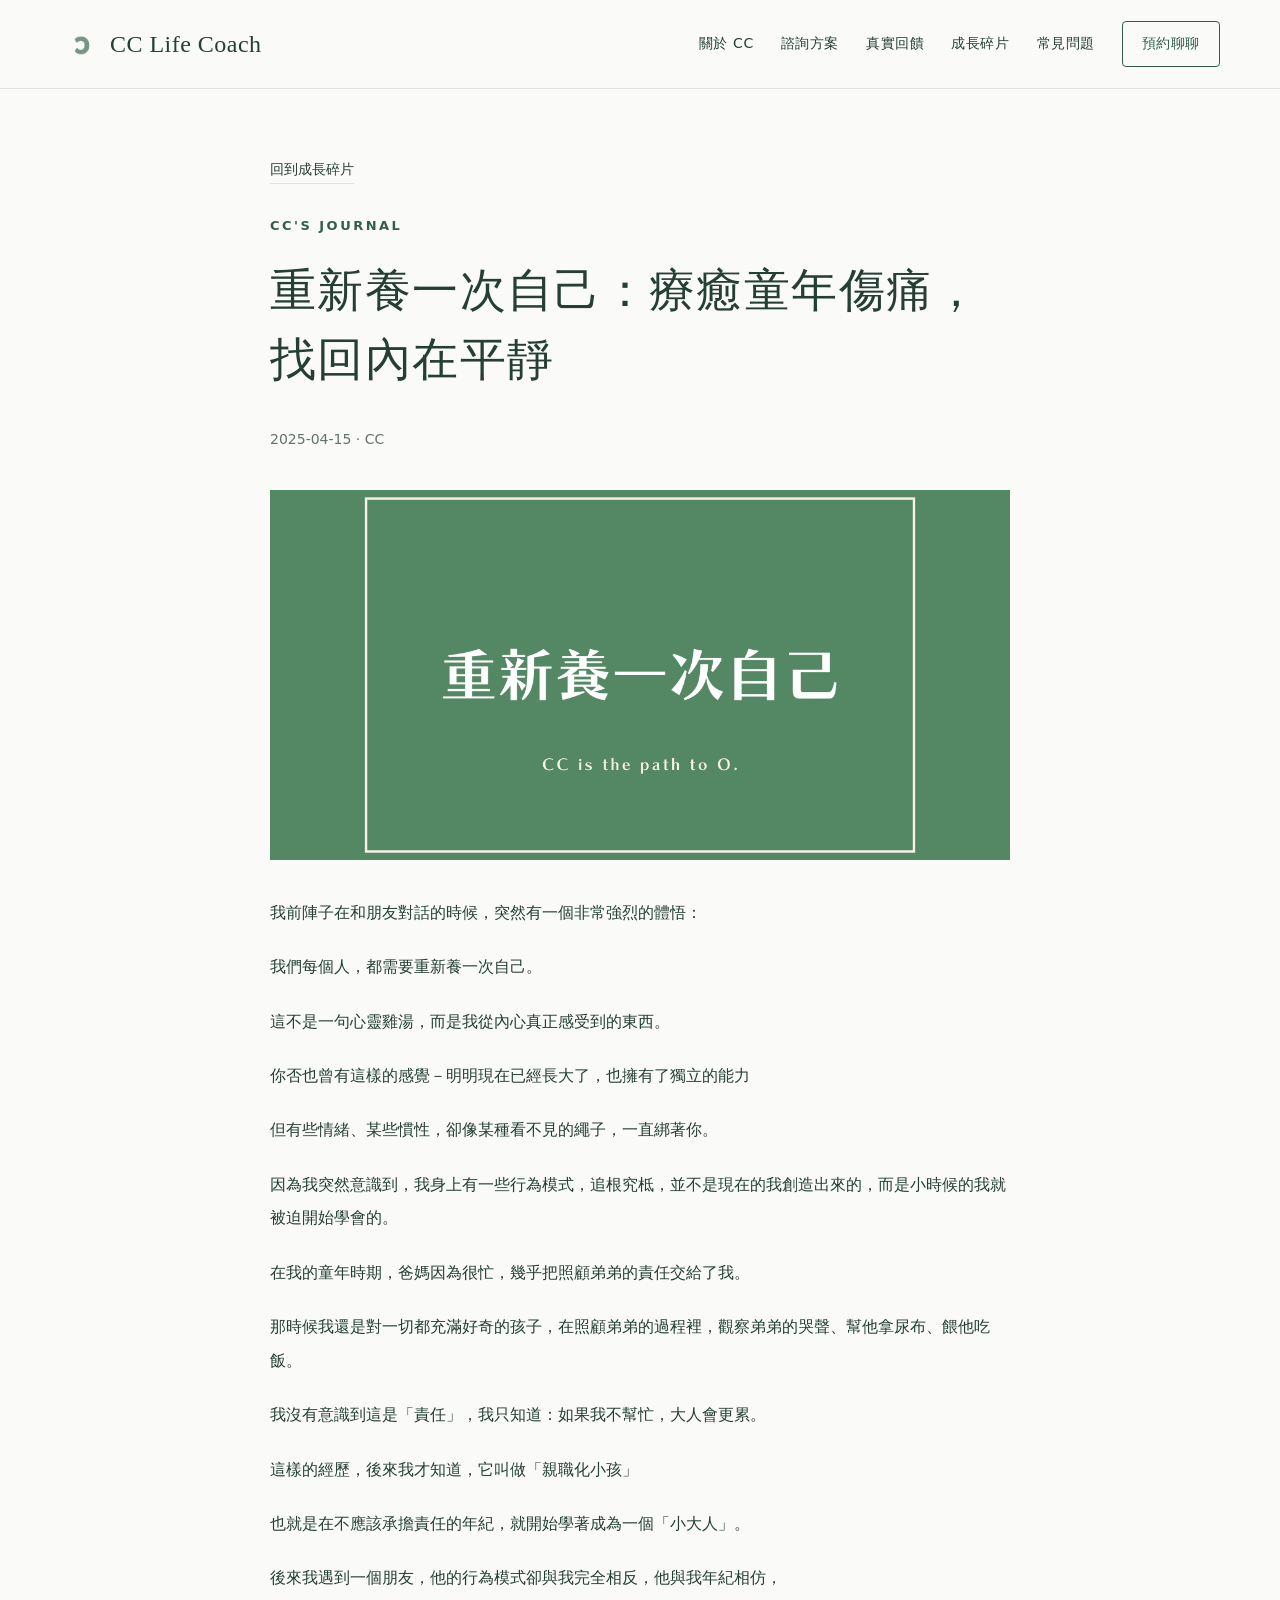
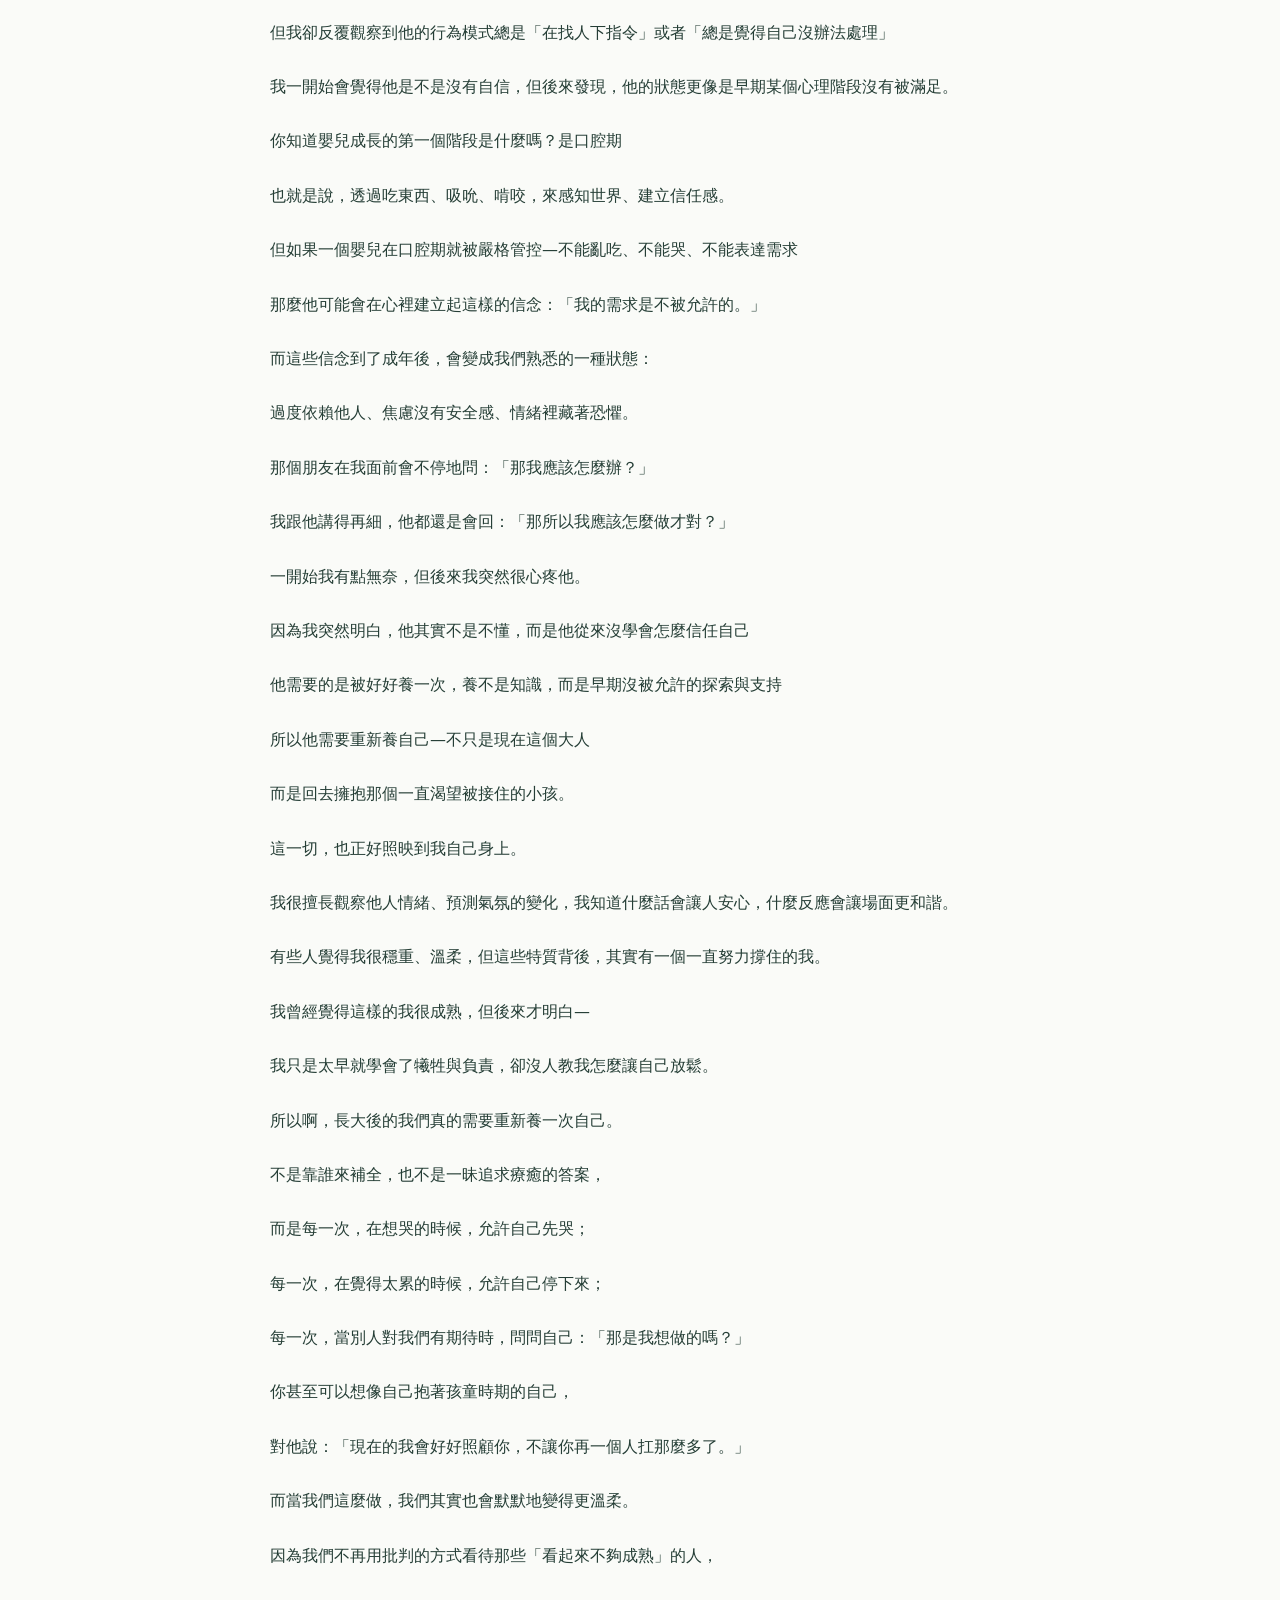
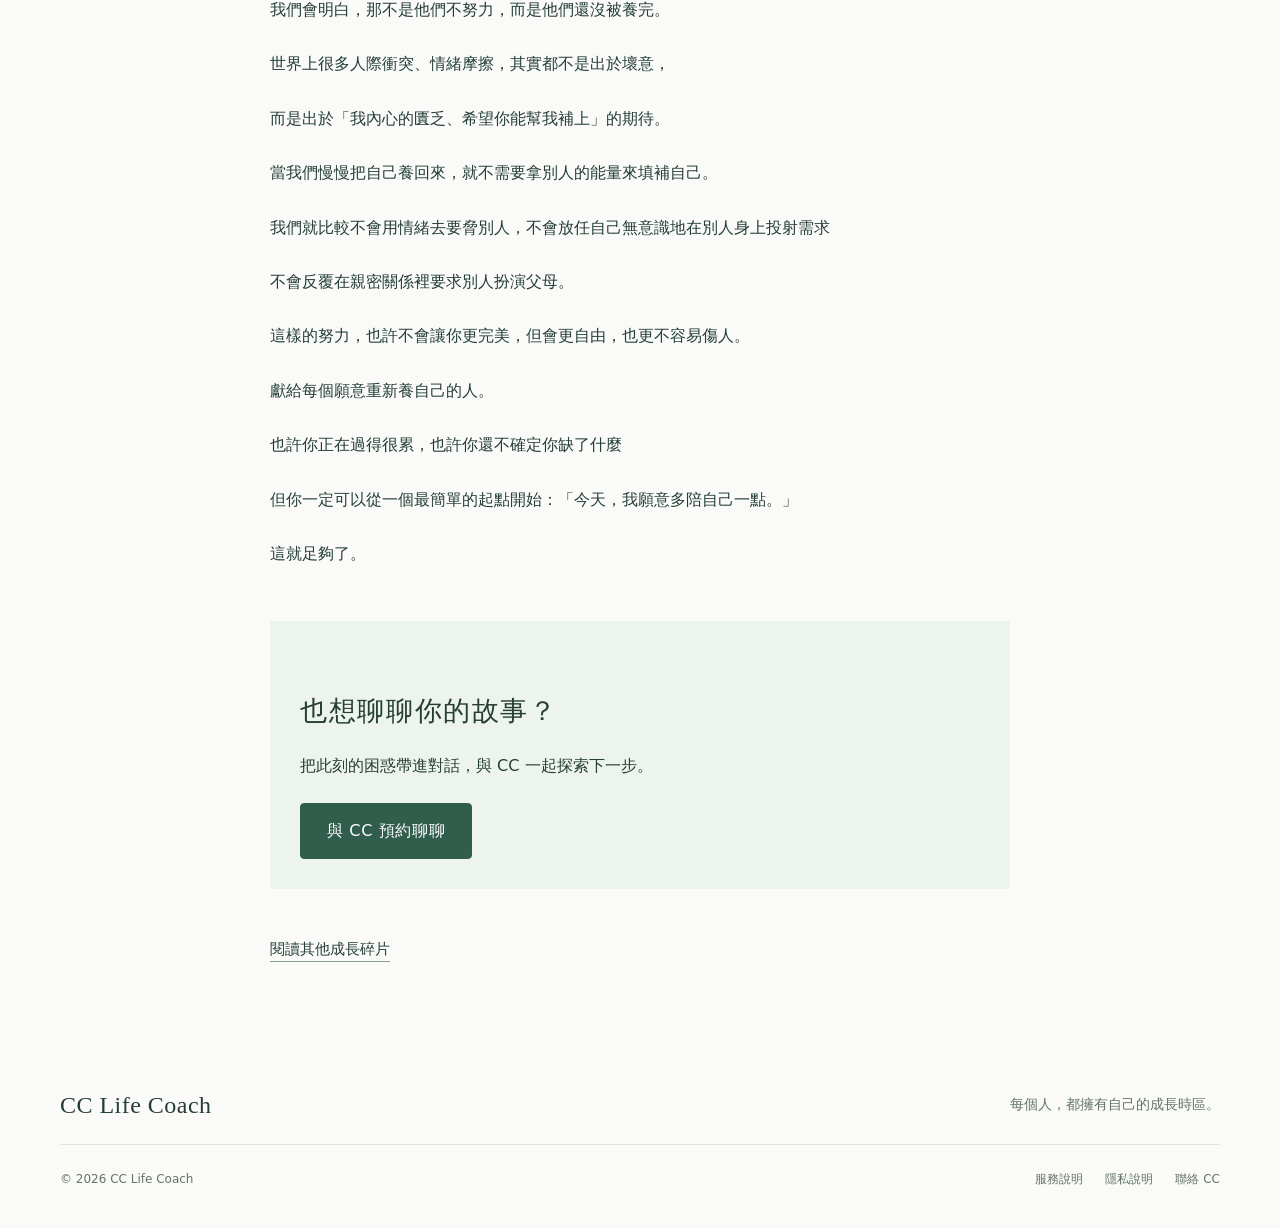
<file: articles/new.html>
<!doctype html><html lang="zh-Hant"><head><meta charset="utf-8"><meta name="viewport" content="width=device-width, initial-scale=1"><title>重新養一次自己：療癒童年傷痛，找回內在平靜｜CC Life Coach</title><meta name="description" content="我前陣子在和朋友對話的時候，突然有一個非常強烈的體悟："><meta property="og:title" content="重新養一次自己：療癒童年傷痛，找回內在平靜｜CC Life Coach"><meta property="og:description" content="我前陣子在和朋友對話的時候，突然有一個非常強烈的體悟："><meta property="og:type" content="website"><meta name="theme-color" content="#315e4c"><link rel="icon" href="data:image/svg+xml,%3Csvg xmlns='http://www.w3.org/2000/svg' viewBox='0 0 40 40'%3E%3Crect width='40' height='40' rx='20' fill='%23315e4c'/%3E%3Ctext x='20' y='28' font-family='Georgia' font-size='26' text-anchor='middle' fill='white'%3EC%3C/text%3E%3C/svg%3E"><link rel="stylesheet" href="../style.css"><script src="../script.js" defer></script><link rel="canonical" href="https://hikki0622.github.io/articles/new.html"><meta property="og:url" content="https://hikki0622.github.io/articles/new.html"></head><body><a class="skip" href="#main">跳至主要內容</a><header class="site-header"><div class="wrap header-inner"><a class="brand" href="../index.html" aria-label="CC Life Coach 首頁"><img src="../assets/original-00.gif" alt="" width="42" height="42">CC Life Coach</a><button class="menu-toggle" aria-expanded="false" aria-controls="navigation" type="button">選單</button><nav class="nav" id="navigation" aria-label="主要導覽"><a href="../index.html#about">關於 CC</a><a href="../index.html#services">諮詢方案</a><a href="../reviews.html">真實回饋</a><a href="../journal.html">成長碎片</a><a href="../index.html#faq">常見問題</a><a class="nav-cta" href="https://line.me/R/ti/p/@789grlcs" target="_blank" rel="noopener noreferrer">預約聊聊</a></nav></div></header><main id="main"><article class="reading"><a class="back-link" href="../journal.html">回到成長碎片</a><p class="eyebrow">CC'S JOURNAL</p><h1>重新養一次自己：療癒童年傷痛，找回內在平靜</h1><time datetime="2025-04-15">2025-04-15 · CC</time><img class="article-cover" src="../assets/original-06.png" width="1200" height="600" alt="重新養一次自己：療癒童年傷痛，找回內在平靜文章封面"><div class="article-body"><p>我前陣子在和朋友對話的時候，突然有一個非常強烈的體悟：</p><p>我們每個人，都需要重新養一次自己。</p><p>這不是一句心靈雞湯，而是我從內心真正感受到的東西。</p><p>你否也曾有這樣的感覺－明明現在已經長大了，也擁有了獨立的能力</p><p>但有些情緒、某些慣性，卻像某種看不見的繩子，一直綁著你。</p><p>因為我突然意識到，我身上有一些行為模式，追根究柢，並不是現在的我創造出來的，而是小時候的我就被迫開始學會的。</p><p>在我的童年時期，爸媽因為很忙，幾乎把照顧弟弟的責任交給了我。</p><p>那時候我還是對一切都充滿好奇的孩子，在照顧弟弟的過程裡，觀察弟弟的哭聲、幫他拿尿布、餵他吃飯。</p><p>我沒有意識到這是「責任」，我只知道：如果我不幫忙，大人會更累。</p><p>這樣的經歷，後來我才知道，它叫做「親職化小孩」</p><p>也就是在不應該承擔責任的年紀，就開始學著成為一個「小大人」。</p><p>後來我遇到一個朋友，他的行為模式卻與我完全相反，他與我年紀相仿，</p><p>但我卻反覆觀察到他的行為模式總是「在找人下指令」或者「總是覺得自己沒辦法處理」</p><p>我一開始會覺得他是不是沒有自信，但後來發現，他的狀態更像是早期某個心理階段沒有被滿足。</p><p>你知道嬰兒成長的第一個階段是什麼嗎？是口腔期</p><p>也就是說，透過吃東西、吸吮、啃咬，來感知世界、建立信任感。</p><p>但如果一個嬰兒在口腔期就被嚴格管控—不能亂吃、不能哭、不能表達需求</p><p>那麼他可能會在心裡建立起這樣的信念：「我的需求是不被允許的。」</p><p>而這些信念到了成年後，會變成我們熟悉的一種狀態：</p><p>過度依賴他人、焦慮沒有安全感、情緒裡藏著恐懼。</p><p>那個朋友在我面前會不停地問：「那我應該怎麼辦？」</p><p>我跟他講得再細，他都還是會回：「那所以我應該怎麼做才對？」</p><p>一開始我有點無奈，但後來我突然很心疼他。</p><p>因為我突然明白，他其實不是不懂，而是他從來沒學會怎麼信任自己</p><p>他需要的是被好好養一次，養不是知識，而是早期沒被允許的探索與支持</p><p>所以他需要重新養自己—不只是現在這個大人</p><p>而是回去擁抱那個一直渴望被接住的小孩。</p><p>這一切，也正好照映到我自己身上。</p><p>我很擅長觀察他人情緒、預測氣氛的變化，我知道什麼話會讓人安心，什麼反應會讓場面更和諧。</p><p>有些人覺得我很穩重、溫柔，但這些特質背後，其實有一個一直努力撐住的我。</p><p>我曾經覺得這樣的我很成熟，但後來才明白—</p><p>我只是太早就學會了犧牲與負責，卻沒人教我怎麼讓自己放鬆。</p><p>所以啊，長大後的我們真的需要重新養一次自己。</p><p>不是靠誰來補全，也不是一昧追求療癒的答案，</p><p>而是每一次，在想哭的時候，允許自己先哭；</p><p>每一次，在覺得太累的時候，允許自己停下來；</p><p>每一次，當別人對我們有期待時，問問自己：「那是我想做的嗎？」</p><p>你甚至可以想像自己抱著孩童時期的自己，</p><p>對他說：「現在的我會好好照顧你，不讓你再一個人扛那麼多了。」</p><p>而當我們這麼做，我們其實也會默默地變得更溫柔。</p><p>因為我們不再用批判的方式看待那些「看起來不夠成熟」的人，</p><p>我們會明白，那不是他們不努力，而是他們還沒被養完。</p><p>世界上很多人際衝突、情緒摩擦，其實都不是出於壞意，</p><p>而是出於「我內心的匱乏、希望你能幫我補上」的期待。</p><p>當我們慢慢把自己養回來，就不需要拿別人的能量來填補自己。</p><p>我們就比較不會用情緒去要脅別人，不會放任自己無意識地在別人身上投射需求</p><p>不會反覆在親密關係裡要求別人扮演父母。</p><p>這樣的努力，也許不會讓你更完美，但會更自由，也更不容易傷人。</p><p>獻給每個願意重新養自己的人。</p><p>也許你正在過得很累，也許你還不確定你缺了什麼</p><p>但你一定可以從一個最簡單的起點開始：「今天，我願意多陪自己一點。」</p><p>這就足夠了。</p></div><aside class="article-end"><h2>也想聊聊你的故事？</h2><p>把此刻的困惑帶進對話，與 CC 一起探索下一步。</p><a class="button" href="https://line.me/R/ti/p/@789grlcs" target="_blank" rel="noopener noreferrer">與 CC 預約聊聊</a></aside><a class="text-link" href="../journal.html">閱讀其他成長碎片</a></article></main><footer class="site-footer"><div class="wrap"><div class="footer-top"><a class="brand" href="../index.html">CC Life Coach</a><p>每個人，都擁有自己的成長時區。</p></div><div class="footer-bottom"><span>© 2026 CC Life Coach</span><div class="footer-links"><a href="../terms.html">服務說明</a><a href="../privacy.html">隱私說明</a><a href="mailto:hikki.622@gmail.com">聯絡 CC</a></div></div></div></footer></body></html>
</file>
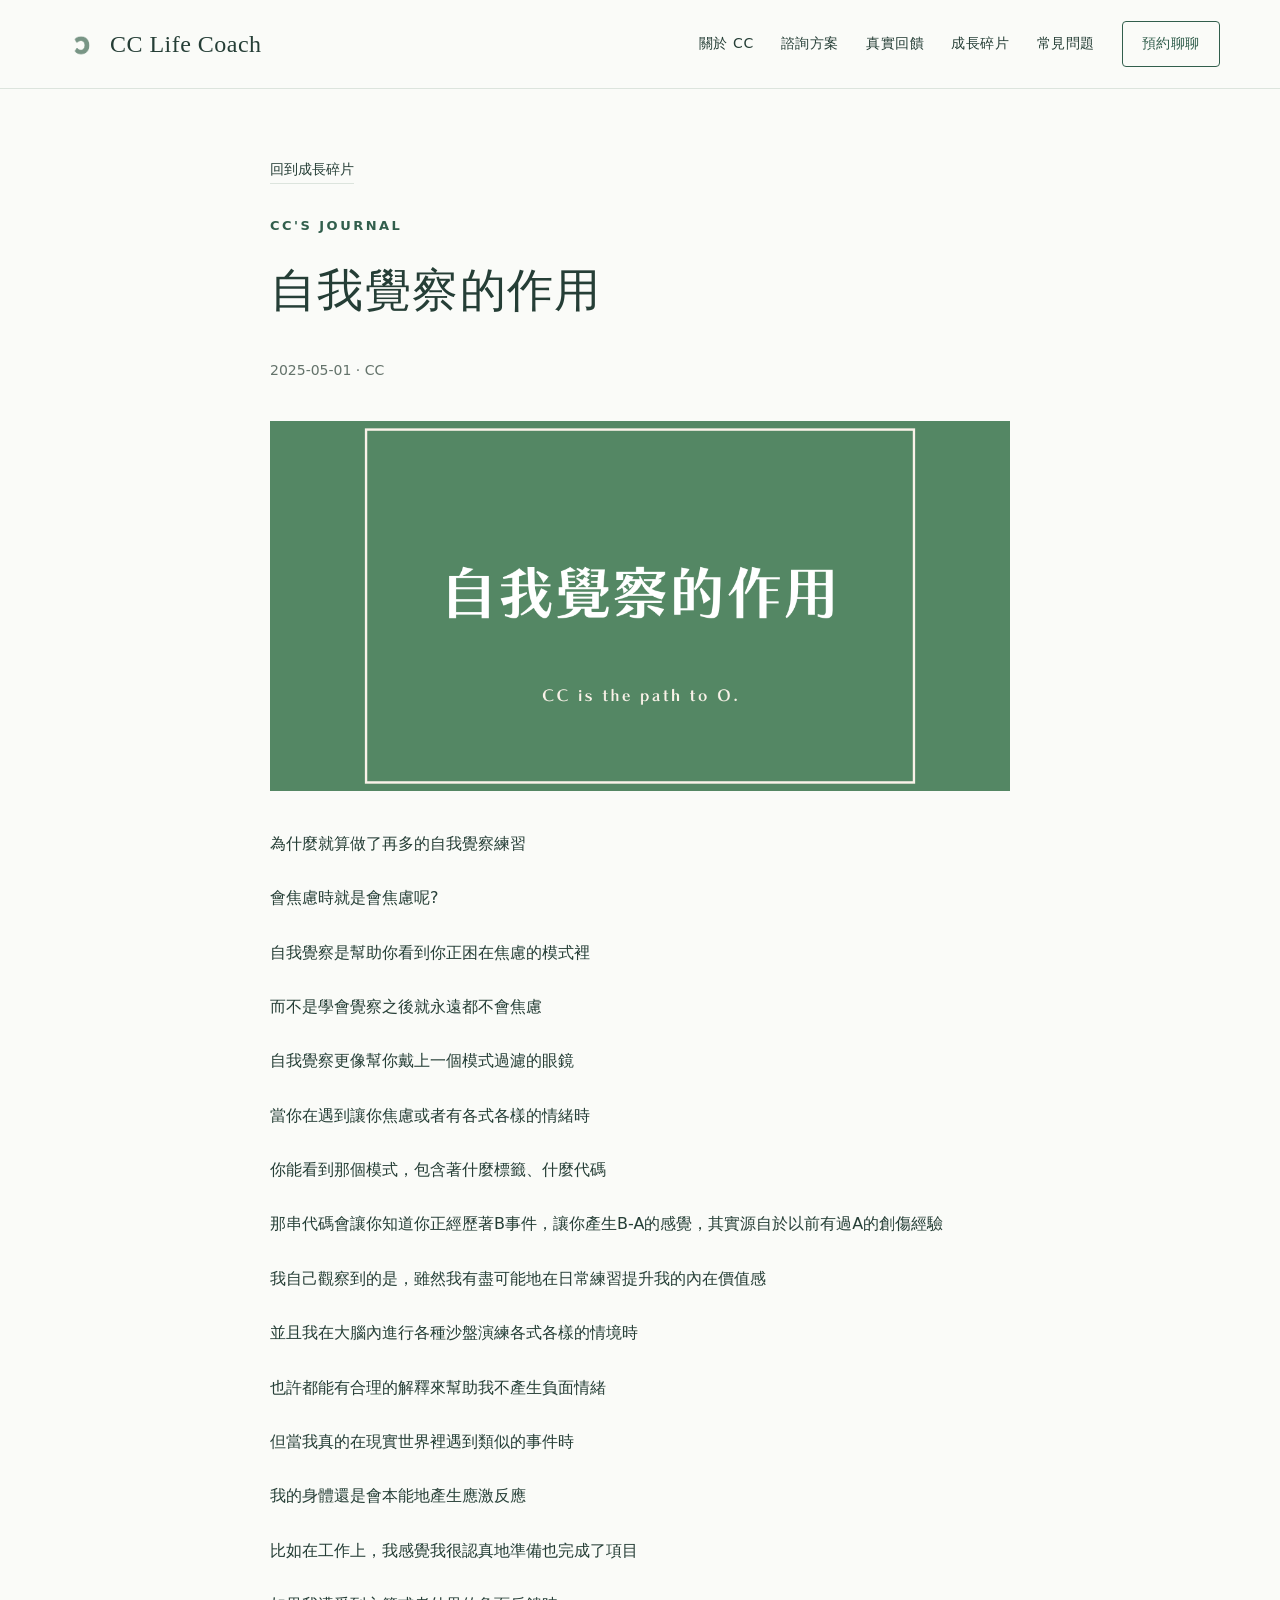
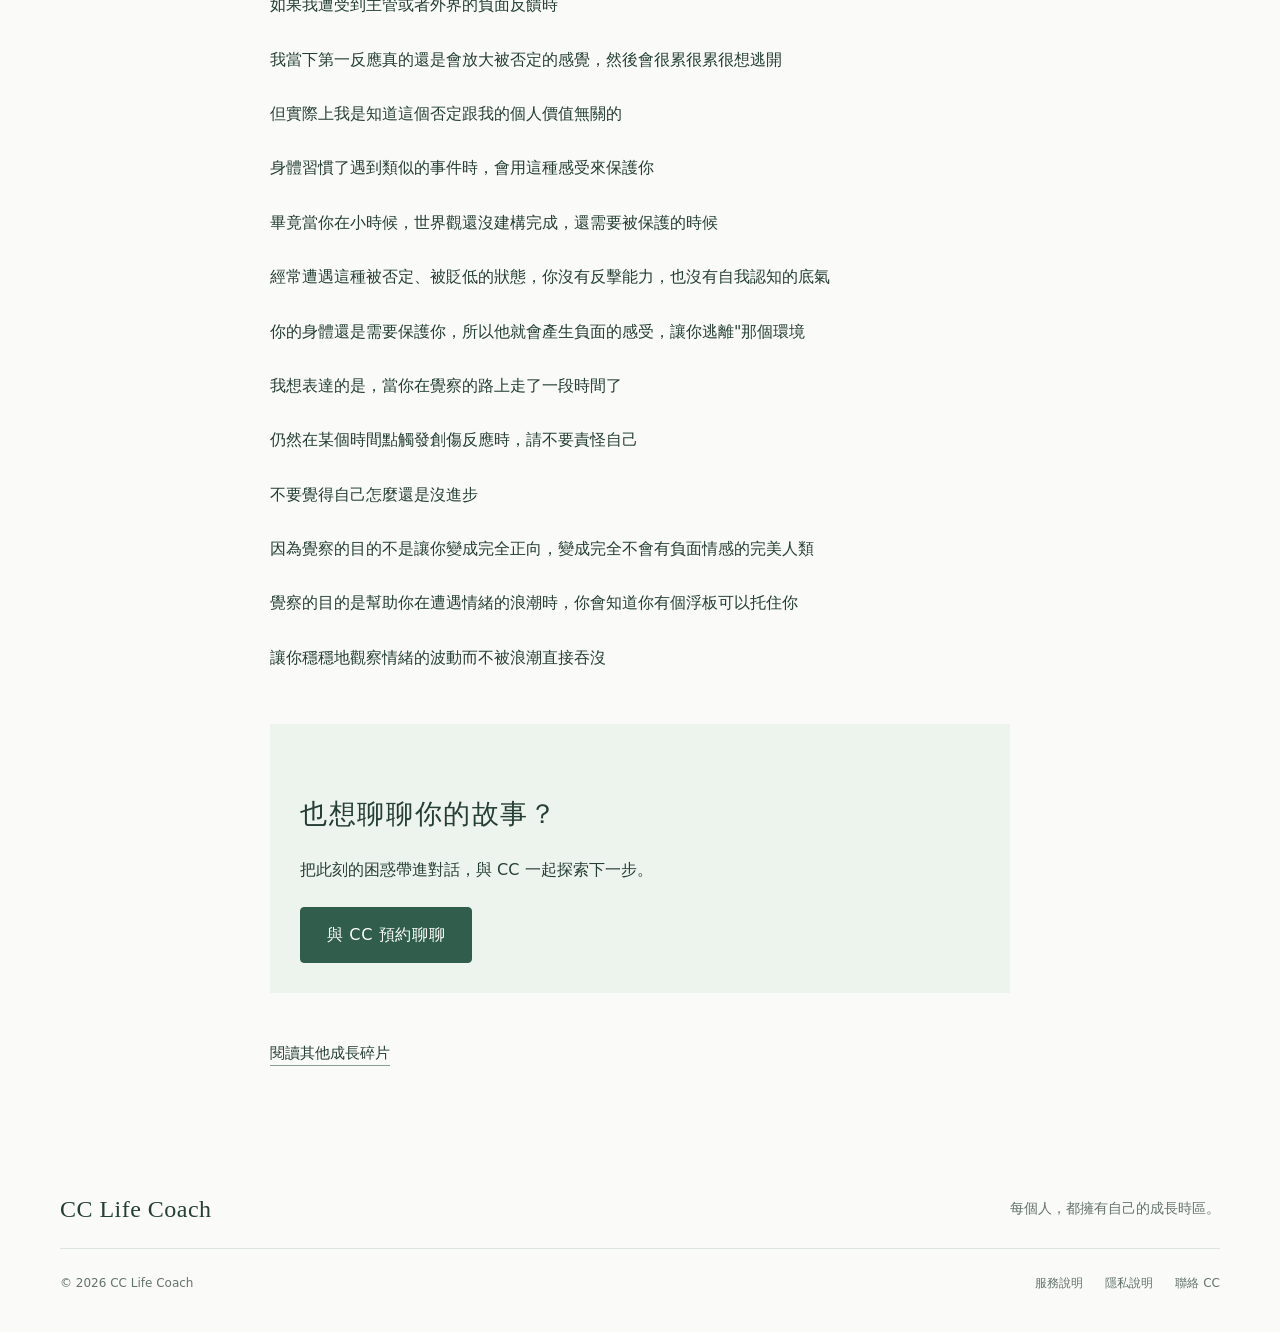
<file: articles/new2.html>
<!doctype html><html lang="zh-Hant"><head><meta charset="utf-8"><meta name="viewport" content="width=device-width, initial-scale=1"><title>自我覺察的作用｜CC Life Coach</title><meta name="description" content="為什麼就算做了再多的自我覺察練習"><meta property="og:title" content="自我覺察的作用｜CC Life Coach"><meta property="og:description" content="為什麼就算做了再多的自我覺察練習"><meta property="og:type" content="website"><meta name="theme-color" content="#315e4c"><link rel="icon" href="data:image/svg+xml,%3Csvg xmlns='http://www.w3.org/2000/svg' viewBox='0 0 40 40'%3E%3Crect width='40' height='40' rx='20' fill='%23315e4c'/%3E%3Ctext x='20' y='28' font-family='Georgia' font-size='26' text-anchor='middle' fill='white'%3EC%3C/text%3E%3C/svg%3E"><link rel="stylesheet" href="../style.css"><script src="../script.js" defer></script><link rel="canonical" href="https://hikki0622.github.io/articles/new2.html"><meta property="og:url" content="https://hikki0622.github.io/articles/new2.html"></head><body><a class="skip" href="#main">跳至主要內容</a><header class="site-header"><div class="wrap header-inner"><a class="brand" href="../index.html" aria-label="CC Life Coach 首頁"><img src="../assets/original-00.gif" alt="" width="42" height="42">CC Life Coach</a><button class="menu-toggle" aria-expanded="false" aria-controls="navigation" type="button">選單</button><nav class="nav" id="navigation" aria-label="主要導覽"><a href="../index.html#about">關於 CC</a><a href="../index.html#services">諮詢方案</a><a href="../reviews.html">真實回饋</a><a href="../journal.html">成長碎片</a><a href="../index.html#faq">常見問題</a><a class="nav-cta" href="https://line.me/R/ti/p/@789grlcs" target="_blank" rel="noopener noreferrer">預約聊聊</a></nav></div></header><main id="main"><article class="reading"><a class="back-link" href="../journal.html">回到成長碎片</a><p class="eyebrow">CC'S JOURNAL</p><h1>自我覺察的作用</h1><time datetime="2025-05-01">2025-05-01 · CC</time><img class="article-cover" src="../assets/original-05.png" width="1200" height="600" alt="自我覺察的作用文章封面"><div class="article-body"><p>為什麼就算做了再多的自我覺察練習</p><p>會焦慮時就是會焦慮呢?</p><p>自我覺察是幫助你看到你正困在焦慮的模式裡</p><p>而不是學會覺察之後就永遠都不會焦慮</p><p>自我覺察更像幫你戴上一個模式過濾的眼鏡</p><p>當你在遇到讓你焦慮或者有各式各樣的情緒時</p><p>你能看到那個模式，包含著什麼標籤、什麼代碼</p><p>那串代碼會讓你知道你正經歷著B事件，讓你產生B-A的感覺，其實源自於以前有過A的創傷經驗</p><p>我自己觀察到的是，雖然我有盡可能地在日常練習提升我的內在價值感</p><p>並且我在大腦內進行各種沙盤演練各式各樣的情境時</p><p>也許都能有合理的解釋來幫助我不產生負面情緒</p><p>但當我真的在現實世界裡遇到類似的事件時</p><p>我的身體還是會本能地產生應激反應</p><p>比如在工作上，我感覺我很認真地準備也完成了項目</p><p>如果我遭受到主管或者外界的負面反饋時</p><p>我當下第一反應真的還是會放大被否定的感覺，然後會很累很累很想逃開</p><p>但實際上我是知道這個否定跟我的個人價值無關的</p><p>身體習慣了遇到類似的事件時，會用這種感受來保護你</p><p>畢竟當你在小時候，世界觀還沒建構完成，還需要被保護的時候</p><p>經常遭遇這種被否定、被貶低的狀態，你沒有反擊能力，也沒有自我認知的底氣</p><p>你的身體還是需要保護你，所以他就會產生負面的感受，讓你逃離&quot;那個環境</p><p>我想表達的是，當你在覺察的路上走了一段時間了</p><p>仍然在某個時間點觸發創傷反應時，請不要責怪自己</p><p>不要覺得自己怎麼還是沒進步</p><p>因為覺察的目的不是讓你變成完全正向，變成完全不會有負面情感的完美人類</p><p>覺察的目的是幫助你在遭遇情緒的浪潮時，你會知道你有個浮板可以托住你</p><p>讓你穩穩地觀察情緒的波動而不被浪潮直接吞沒</p></div><aside class="article-end"><h2>也想聊聊你的故事？</h2><p>把此刻的困惑帶進對話，與 CC 一起探索下一步。</p><a class="button" href="https://line.me/R/ti/p/@789grlcs" target="_blank" rel="noopener noreferrer">與 CC 預約聊聊</a></aside><a class="text-link" href="../journal.html">閱讀其他成長碎片</a></article></main><footer class="site-footer"><div class="wrap"><div class="footer-top"><a class="brand" href="../index.html">CC Life Coach</a><p>每個人，都擁有自己的成長時區。</p></div><div class="footer-bottom"><span>© 2026 CC Life Coach</span><div class="footer-links"><a href="../terms.html">服務說明</a><a href="../privacy.html">隱私說明</a><a href="mailto:hikki.622@gmail.com">聯絡 CC</a></div></div></div></footer></body></html>
</file>
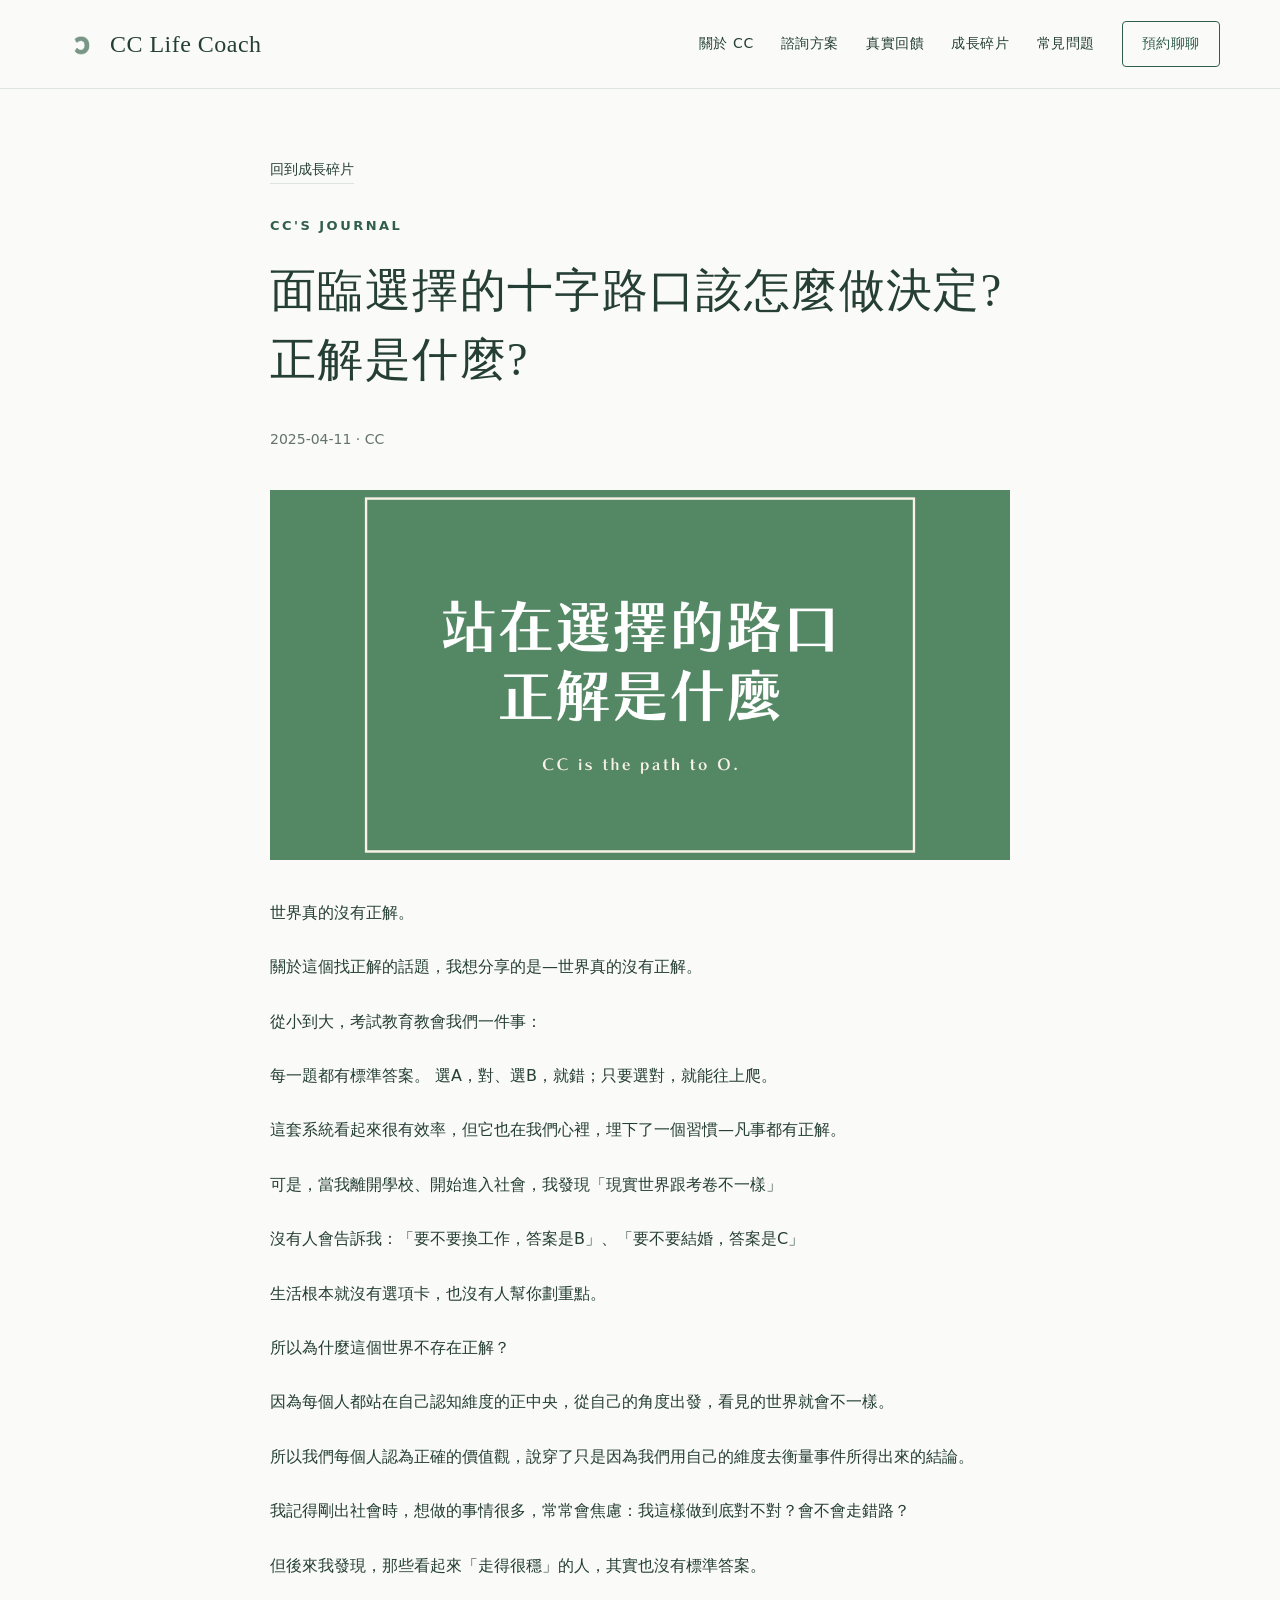
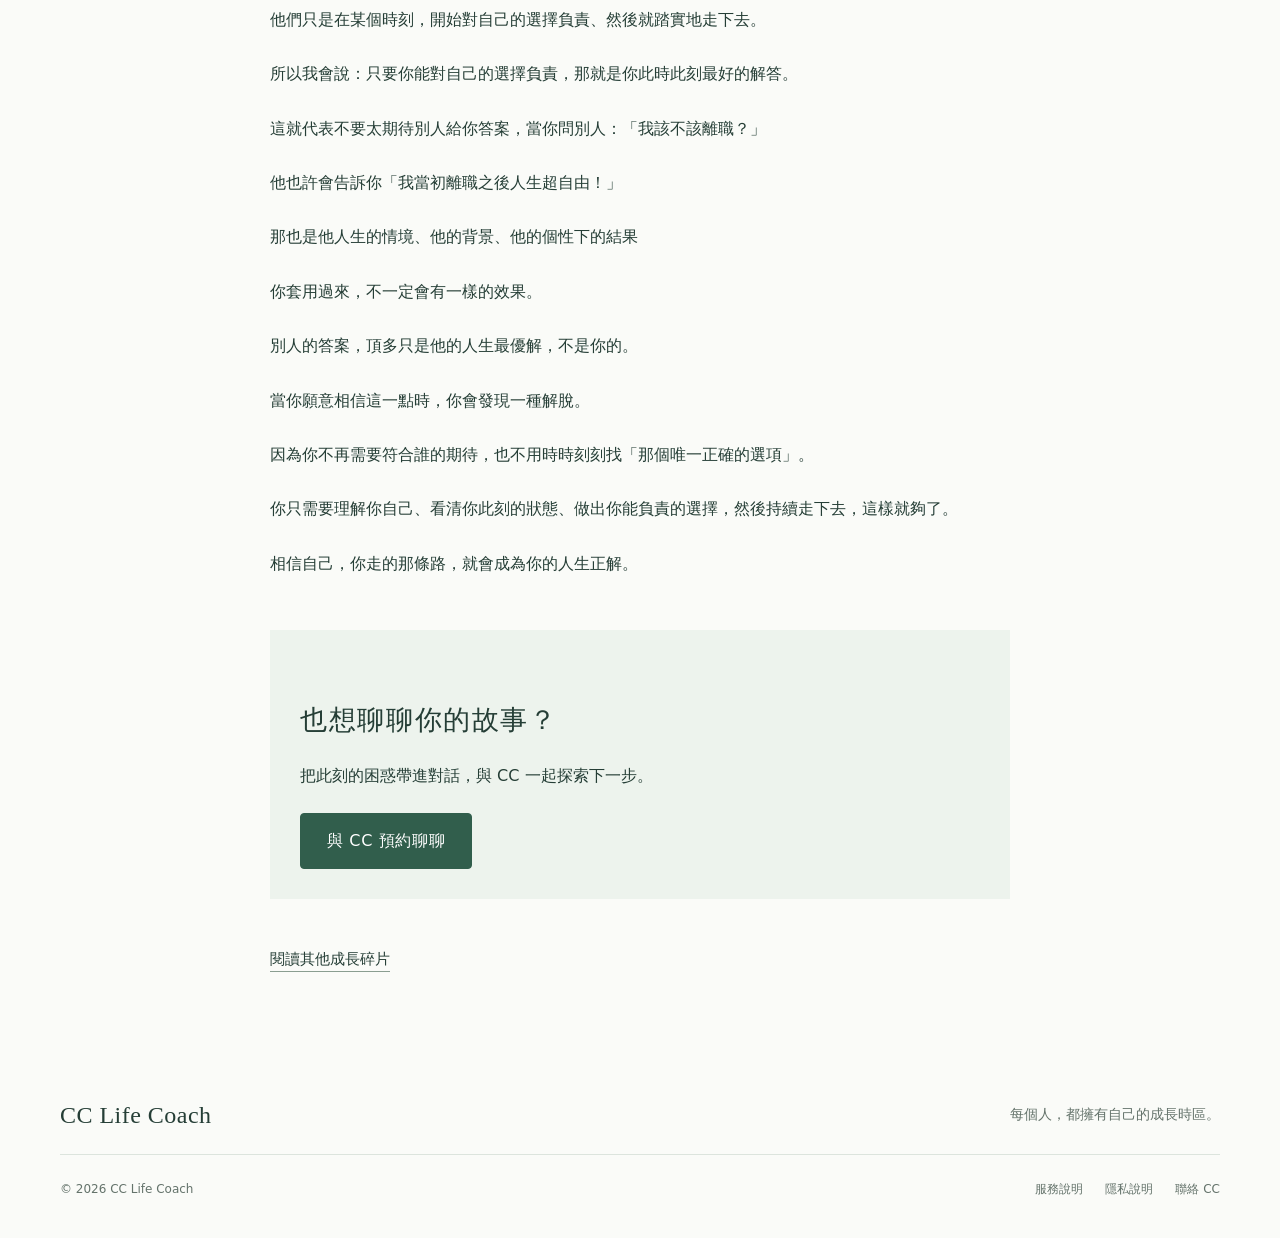
<file: articles/new3.html>
<!doctype html><html lang="zh-Hant"><head><meta charset="utf-8"><meta name="viewport" content="width=device-width, initial-scale=1"><title>面臨選擇的十字路口該怎麼做決定? 正解是什麼?｜CC Life Coach</title><meta name="description" content="世界真的沒有正解。"><meta property="og:title" content="面臨選擇的十字路口該怎麼做決定? 正解是什麼?｜CC Life Coach"><meta property="og:description" content="世界真的沒有正解。"><meta property="og:type" content="website"><meta name="theme-color" content="#315e4c"><link rel="icon" href="data:image/svg+xml,%3Csvg xmlns='http://www.w3.org/2000/svg' viewBox='0 0 40 40'%3E%3Crect width='40' height='40' rx='20' fill='%23315e4c'/%3E%3Ctext x='20' y='28' font-family='Georgia' font-size='26' text-anchor='middle' fill='white'%3EC%3C/text%3E%3C/svg%3E"><link rel="stylesheet" href="../style.css"><script src="../script.js" defer></script><link rel="canonical" href="https://hikki0622.github.io/articles/new3.html"><meta property="og:url" content="https://hikki0622.github.io/articles/new3.html"></head><body><a class="skip" href="#main">跳至主要內容</a><header class="site-header"><div class="wrap header-inner"><a class="brand" href="../index.html" aria-label="CC Life Coach 首頁"><img src="../assets/original-00.gif" alt="" width="42" height="42">CC Life Coach</a><button class="menu-toggle" aria-expanded="false" aria-controls="navigation" type="button">選單</button><nav class="nav" id="navigation" aria-label="主要導覽"><a href="../index.html#about">關於 CC</a><a href="../index.html#services">諮詢方案</a><a href="../reviews.html">真實回饋</a><a href="../journal.html">成長碎片</a><a href="../index.html#faq">常見問題</a><a class="nav-cta" href="https://line.me/R/ti/p/@789grlcs" target="_blank" rel="noopener noreferrer">預約聊聊</a></nav></div></header><main id="main"><article class="reading"><a class="back-link" href="../journal.html">回到成長碎片</a><p class="eyebrow">CC'S JOURNAL</p><h1>面臨選擇的十字路口該怎麼做決定? 正解是什麼?</h1><time datetime="2025-04-11">2025-04-11 · CC</time><img class="article-cover" src="../assets/original-07.png" width="1200" height="600" alt="面臨選擇的十字路口該怎麼做決定? 正解是什麼?文章封面"><div class="article-body"><p>世界真的沒有正解。</p><p>關於這個找正解的話題，我想分享的是—世界真的沒有正解。</p><p>從小到大，考試教育教會我們一件事：</p><p>每一題都有標準答案。 選A，對、選B，就錯；只要選對，就能往上爬。</p><p>這套系統看起來很有效率，但它也在我們心裡，埋下了一個習慣—凡事都有正解。</p><p>可是，當我離開學校、開始進入社會，我發現「現實世界跟考卷不一樣」</p><p>沒有人會告訴我：「要不要換工作，答案是B」、「要不要結婚，答案是C」</p><p>生活根本就沒有選項卡，也沒有人幫你劃重點。</p><p>所以為什麼這個世界不存在正解？</p><p>因為每個人都站在自己認知維度的正中央，從自己的角度出發，看見的世界就會不一樣。</p><p>所以我們每個人認為正確的價值觀，說穿了只是因為我們用自己的維度去衡量事件所得出來的結論。</p><p>我記得剛出社會時，想做的事情很多，常常會焦慮：我這樣做到底對不對？會不會走錯路？</p><p>但後來我發現，那些看起來「走得很穩」的人，其實也沒有標準答案。</p><p>他們只是在某個時刻，開始對自己的選擇負責、然後就踏實地走下去。</p><p>所以我會說：只要你能對自己的選擇負責，那就是你此時此刻最好的解答。</p><p>這就代表不要太期待別人給你答案，當你問別人：「我該不該離職？」</p><p>他也許會告訴你「我當初離職之後人生超自由！」</p><p>那也是他人生的情境、他的背景、他的個性下的結果</p><p>你套用過來，不一定會有一樣的效果。</p><p>別人的答案，頂多只是他的人生最優解，不是你的。</p><p>當你願意相信這一點時，你會發現一種解脫。</p><p>因為你不再需要符合誰的期待，也不用時時刻刻找「那個唯一正確的選項」。</p><p>你只需要理解你自己、看清你此刻的狀態、做出你能負責的選擇，然後持續走下去，這樣就夠了。</p><p>相信自己，你走的那條路，就會成為你的人生正解。</p></div><aside class="article-end"><h2>也想聊聊你的故事？</h2><p>把此刻的困惑帶進對話，與 CC 一起探索下一步。</p><a class="button" href="https://line.me/R/ti/p/@789grlcs" target="_blank" rel="noopener noreferrer">與 CC 預約聊聊</a></aside><a class="text-link" href="../journal.html">閱讀其他成長碎片</a></article></main><footer class="site-footer"><div class="wrap"><div class="footer-top"><a class="brand" href="../index.html">CC Life Coach</a><p>每個人，都擁有自己的成長時區。</p></div><div class="footer-bottom"><span>© 2026 CC Life Coach</span><div class="footer-links"><a href="../terms.html">服務說明</a><a href="../privacy.html">隱私說明</a><a href="mailto:hikki.622@gmail.com">聯絡 CC</a></div></div></div></footer></body></html>
</file>
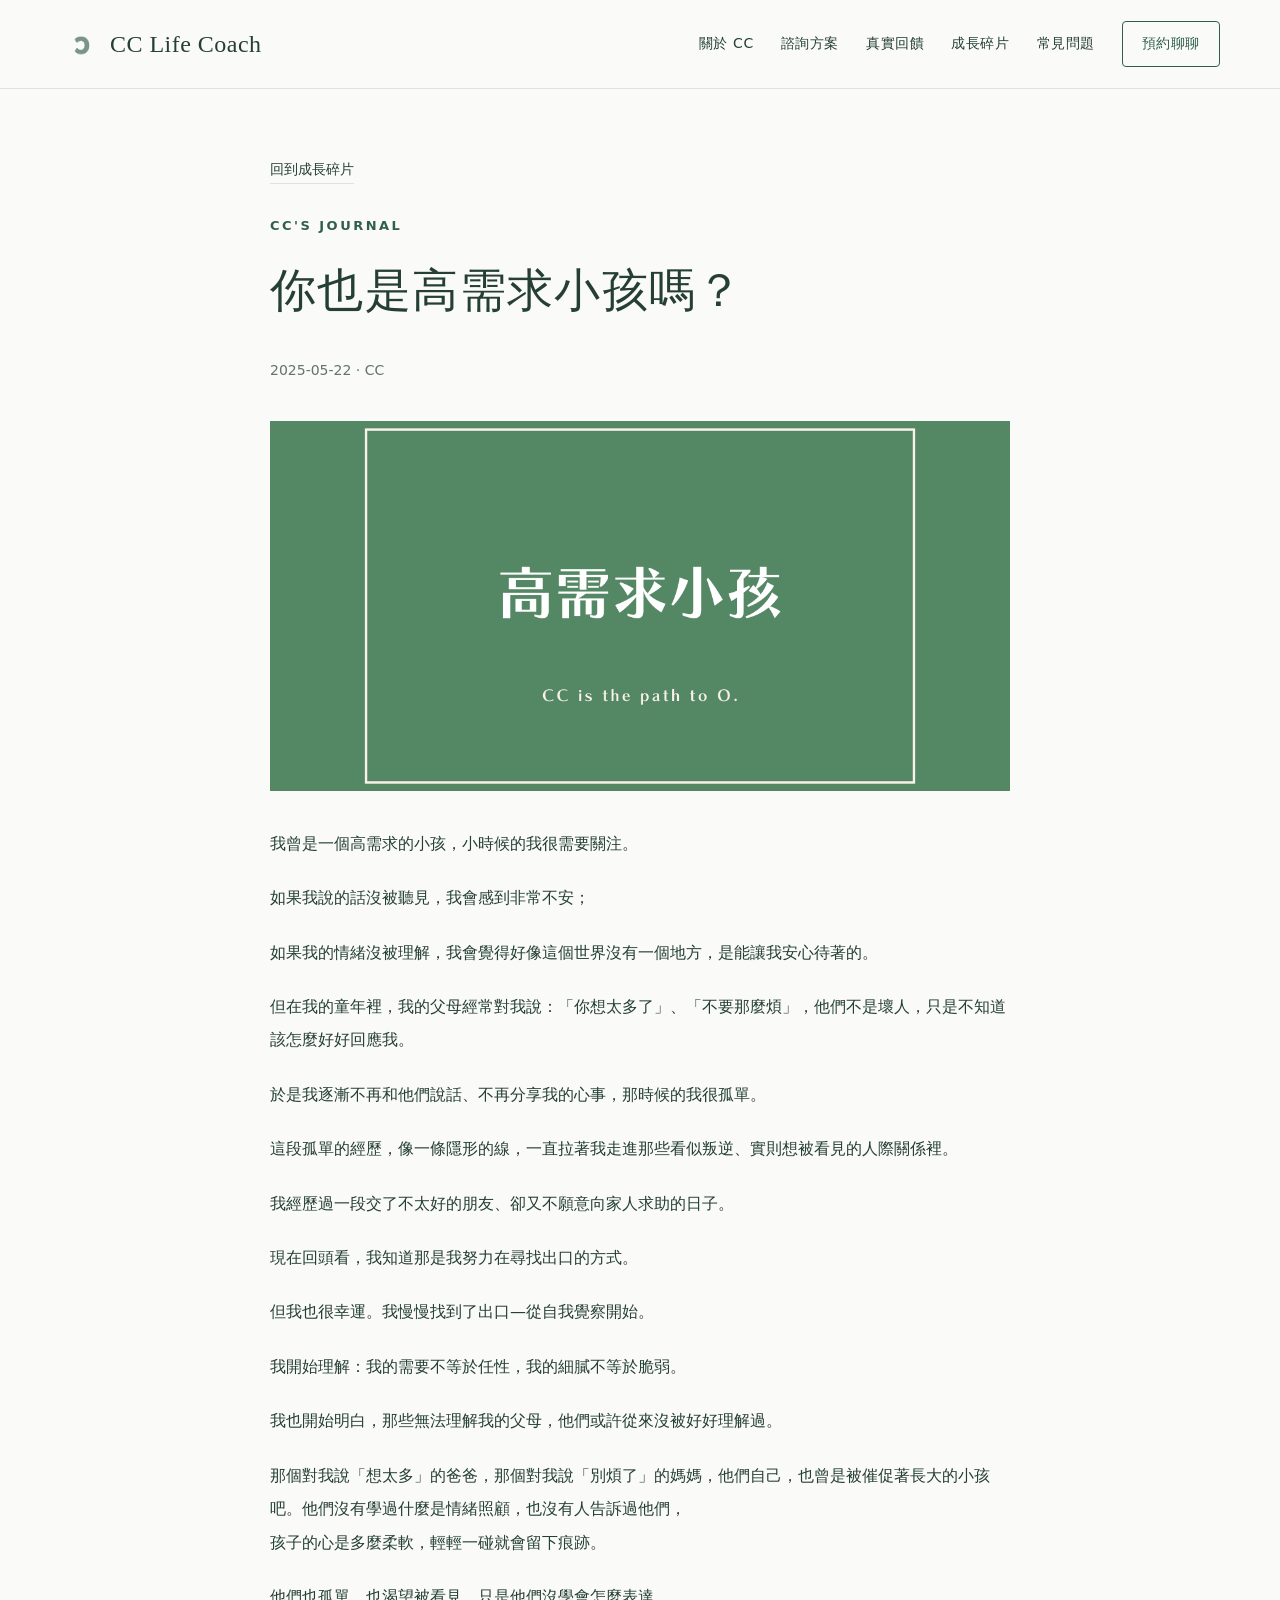
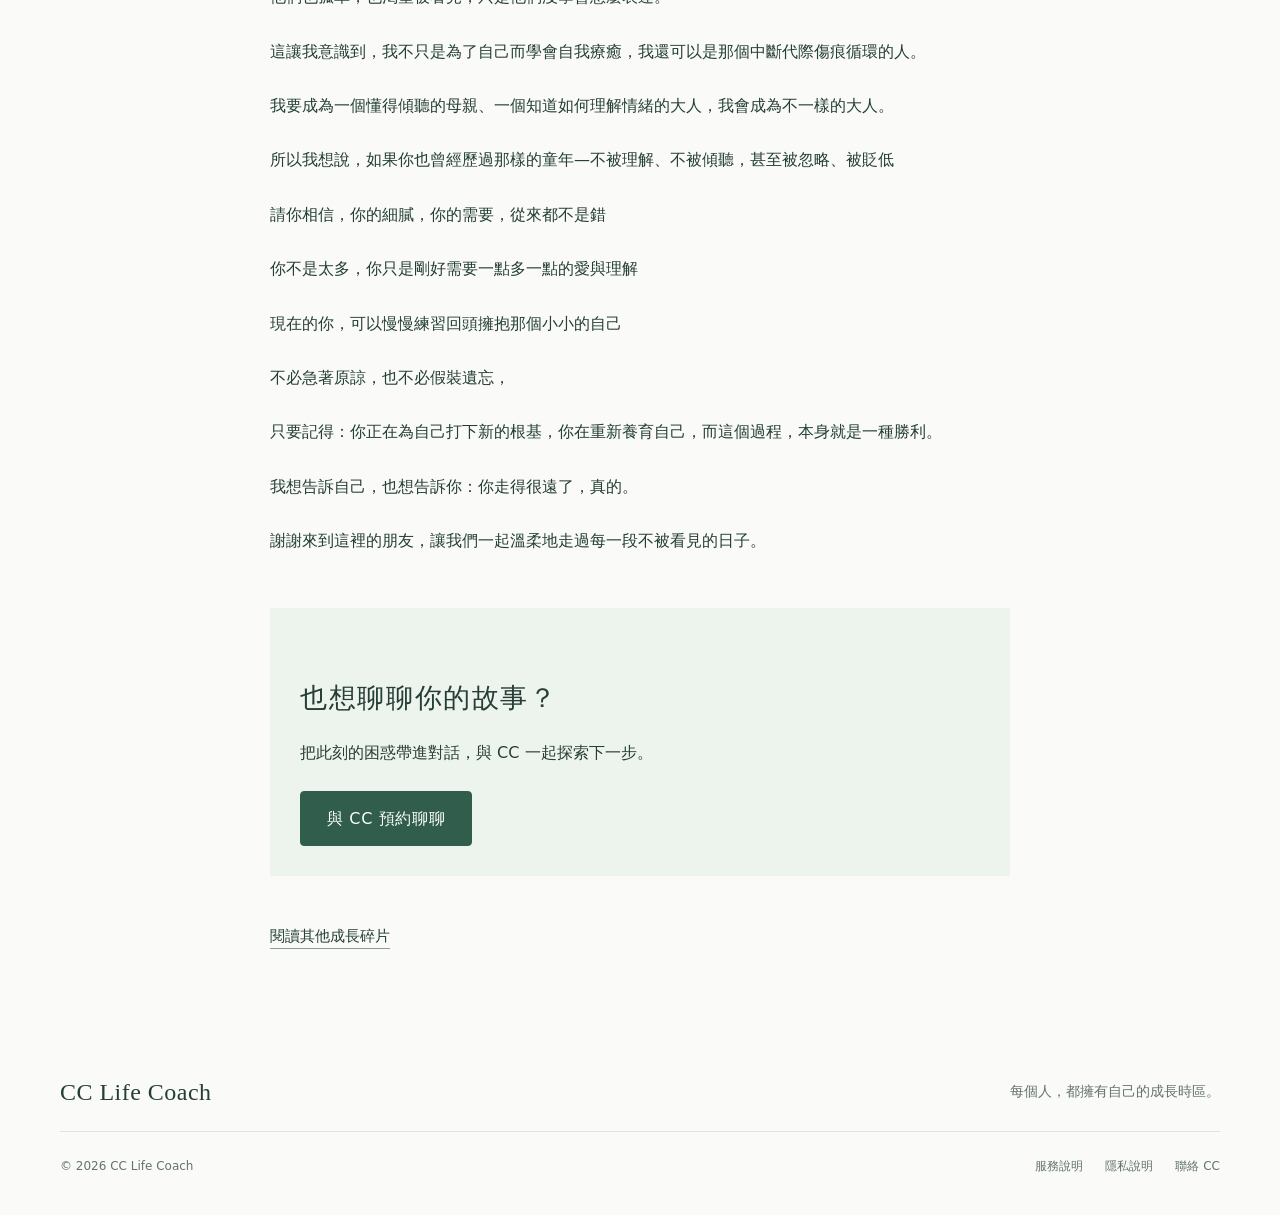
<file: articles/new4.html>
<!doctype html><html lang="zh-Hant"><head><meta charset="utf-8"><meta name="viewport" content="width=device-width, initial-scale=1"><title>你也是高需求小孩嗎？｜CC Life Coach</title><meta name="description" content="我曾是一個高需求的小孩，小時候的我很需要關注。"><meta property="og:title" content="你也是高需求小孩嗎？｜CC Life Coach"><meta property="og:description" content="我曾是一個高需求的小孩，小時候的我很需要關注。"><meta property="og:type" content="website"><meta name="theme-color" content="#315e4c"><link rel="icon" href="data:image/svg+xml,%3Csvg xmlns='http://www.w3.org/2000/svg' viewBox='0 0 40 40'%3E%3Crect width='40' height='40' rx='20' fill='%23315e4c'/%3E%3Ctext x='20' y='28' font-family='Georgia' font-size='26' text-anchor='middle' fill='white'%3EC%3C/text%3E%3C/svg%3E"><link rel="stylesheet" href="../style.css"><script src="../script.js" defer></script><link rel="canonical" href="https://hikki0622.github.io/articles/new4.html"><meta property="og:url" content="https://hikki0622.github.io/articles/new4.html"></head><body><a class="skip" href="#main">跳至主要內容</a><header class="site-header"><div class="wrap header-inner"><a class="brand" href="../index.html" aria-label="CC Life Coach 首頁"><img src="../assets/original-00.gif" alt="" width="42" height="42">CC Life Coach</a><button class="menu-toggle" aria-expanded="false" aria-controls="navigation" type="button">選單</button><nav class="nav" id="navigation" aria-label="主要導覽"><a href="../index.html#about">關於 CC</a><a href="../index.html#services">諮詢方案</a><a href="../reviews.html">真實回饋</a><a href="../journal.html">成長碎片</a><a href="../index.html#faq">常見問題</a><a class="nav-cta" href="https://line.me/R/ti/p/@789grlcs" target="_blank" rel="noopener noreferrer">預約聊聊</a></nav></div></header><main id="main"><article class="reading"><a class="back-link" href="../journal.html">回到成長碎片</a><p class="eyebrow">CC'S JOURNAL</p><h1>你也是高需求小孩嗎？</h1><time datetime="2025-05-22">2025-05-22 · CC</time><img class="article-cover" src="../assets/original-04.png" width="1200" height="600" alt="你也是高需求小孩嗎？文章封面"><div class="article-body"><p>我曾是一個高需求的小孩，小時候的我很需要關注。</p><p>如果我說的話沒被聽見，我會感到非常不安；</p><p>如果我的情緒沒被理解，我會覺得好像這個世界沒有一個地方，是能讓我安心待著的。</p><p>但在我的童年裡，我的父母經常對我說：「你想太多了」、「不要那麼煩」，他們不是壞人，只是不知道該怎麼好好回應我。</p><p>於是我逐漸不再和他們說話、不再分享我的心事，那時候的我很孤單。</p><p>這段孤單的經歷，像一條隱形的線，一直拉著我走進那些看似叛逆、實則想被看見的人際關係裡。</p><p>我經歷過一段交了不太好的朋友、卻又不願意向家人求助的日子。</p><p>現在回頭看，我知道那是我努力在尋找出口的方式。</p><p>但我也很幸運。我慢慢找到了出口—從自我覺察開始。</p><p>我開始理解：我的需要不等於任性，我的細膩不等於脆弱。</p><p>我也開始明白，那些無法理解我的父母，他們或許從來沒被好好理解過。</p><p>那個對我說「想太多」的爸爸，那個對我說「別煩了」的媽媽，他們自己，也曾是被催促著長大的小孩吧。他們沒有學過什麼是情緒照顧，也沒有人告訴過他們，
孩子的心是多麼柔軟，輕輕一碰就會留下痕跡。</p><p>他們也孤單，也渴望被看見，只是他們沒學會怎麼表達。</p><p>這讓我意識到，我不只是為了自己而學會自我療癒，我還可以是那個中斷代際傷痕循環的人。</p><p>我要成為一個懂得傾聽的母親、一個知道如何理解情緒的大人，我會成為不一樣的大人。</p><p>所以我想說，如果你也曾經歷過那樣的童年—不被理解、不被傾聽，甚至被忽略、被貶低</p><p>請你相信，你的細膩，你的需要，從來都不是錯</p><p>你不是太多，你只是剛好需要一點多一點的愛與理解</p><p>現在的你，可以慢慢練習回頭擁抱那個小小的自己</p><p>不必急著原諒，也不必假裝遺忘，</p><p>只要記得：你正在為自己打下新的根基，你在重新養育自己，而這個過程，本身就是一種勝利。</p><p>我想告訴自己，也想告訴你：你走得很遠了，真的。</p><p>謝謝來到這裡的朋友，讓我們一起溫柔地走過每一段不被看見的日子。</p></div><aside class="article-end"><h2>也想聊聊你的故事？</h2><p>把此刻的困惑帶進對話，與 CC 一起探索下一步。</p><a class="button" href="https://line.me/R/ti/p/@789grlcs" target="_blank" rel="noopener noreferrer">與 CC 預約聊聊</a></aside><a class="text-link" href="../journal.html">閱讀其他成長碎片</a></article></main><footer class="site-footer"><div class="wrap"><div class="footer-top"><a class="brand" href="../index.html">CC Life Coach</a><p>每個人，都擁有自己的成長時區。</p></div><div class="footer-bottom"><span>© 2026 CC Life Coach</span><div class="footer-links"><a href="../terms.html">服務說明</a><a href="../privacy.html">隱私說明</a><a href="mailto:hikki.622@gmail.com">聯絡 CC</a></div></div></div></footer></body></html>
</file>
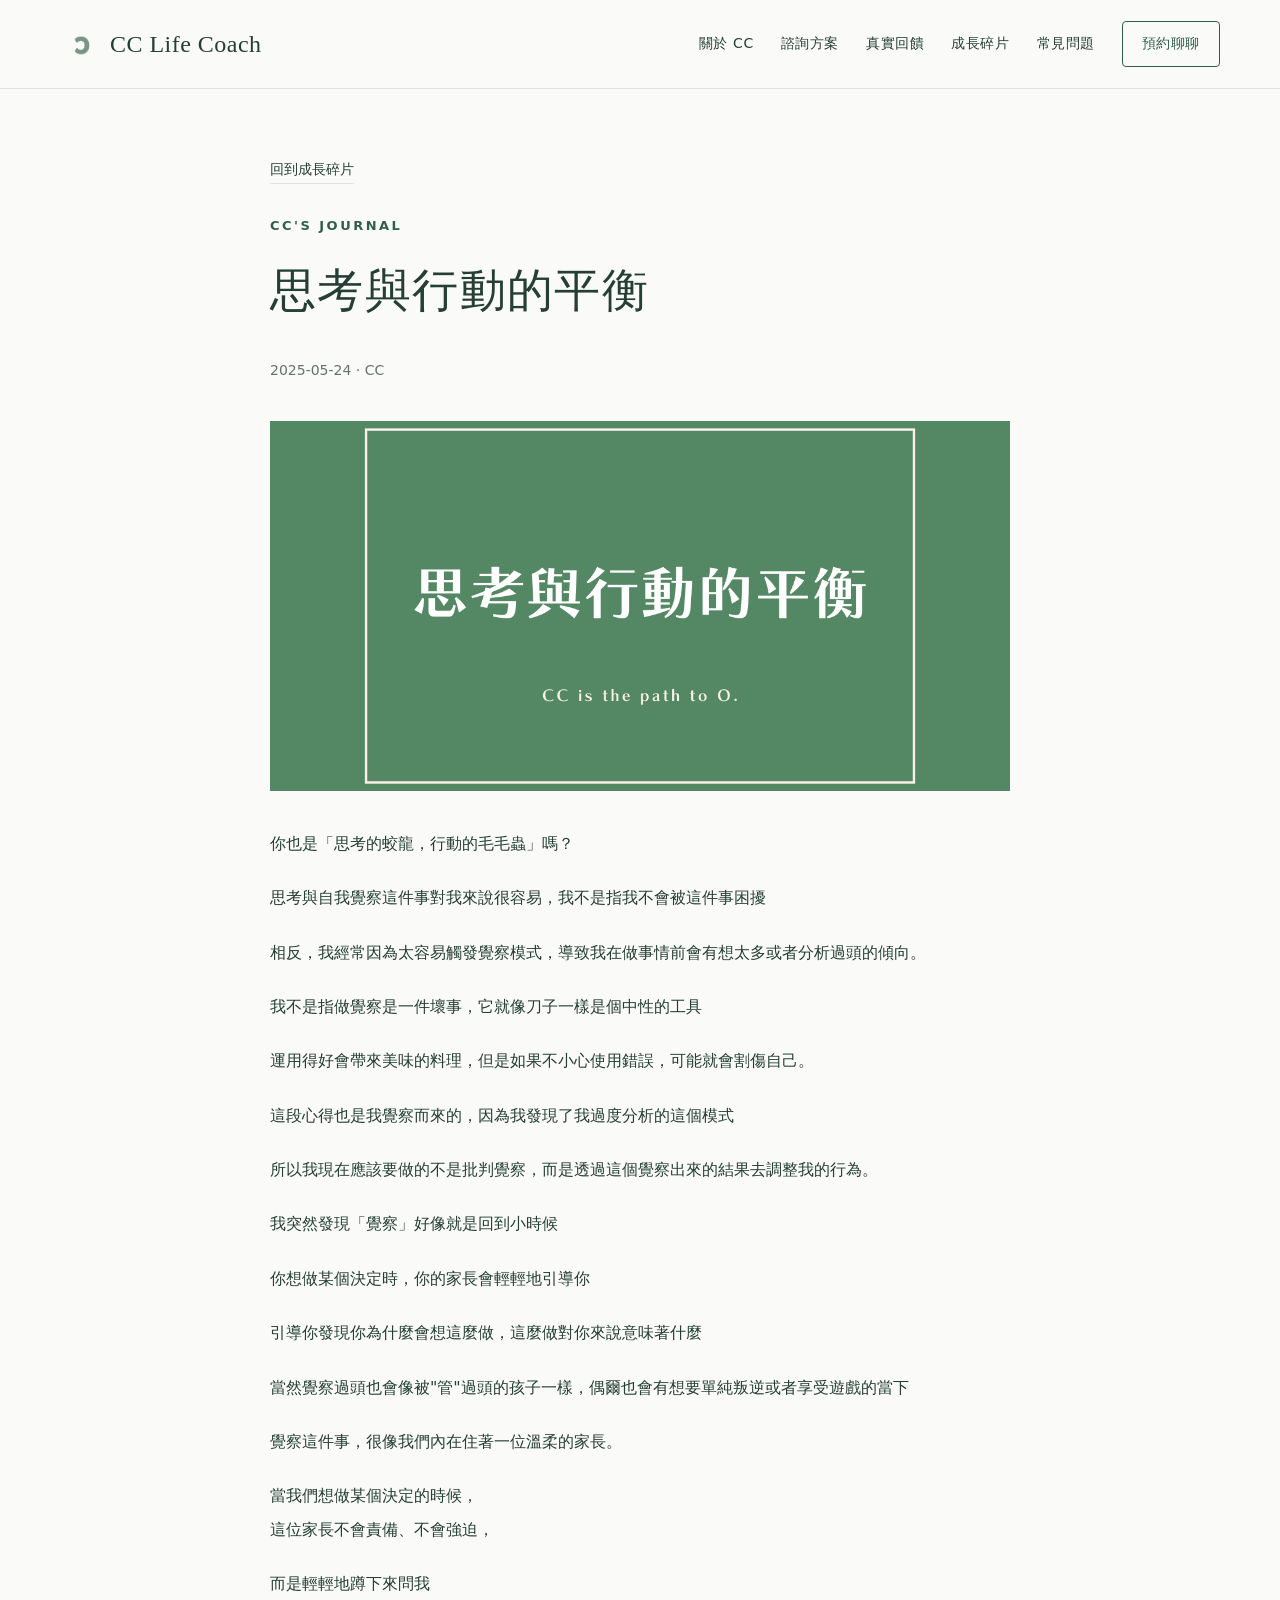
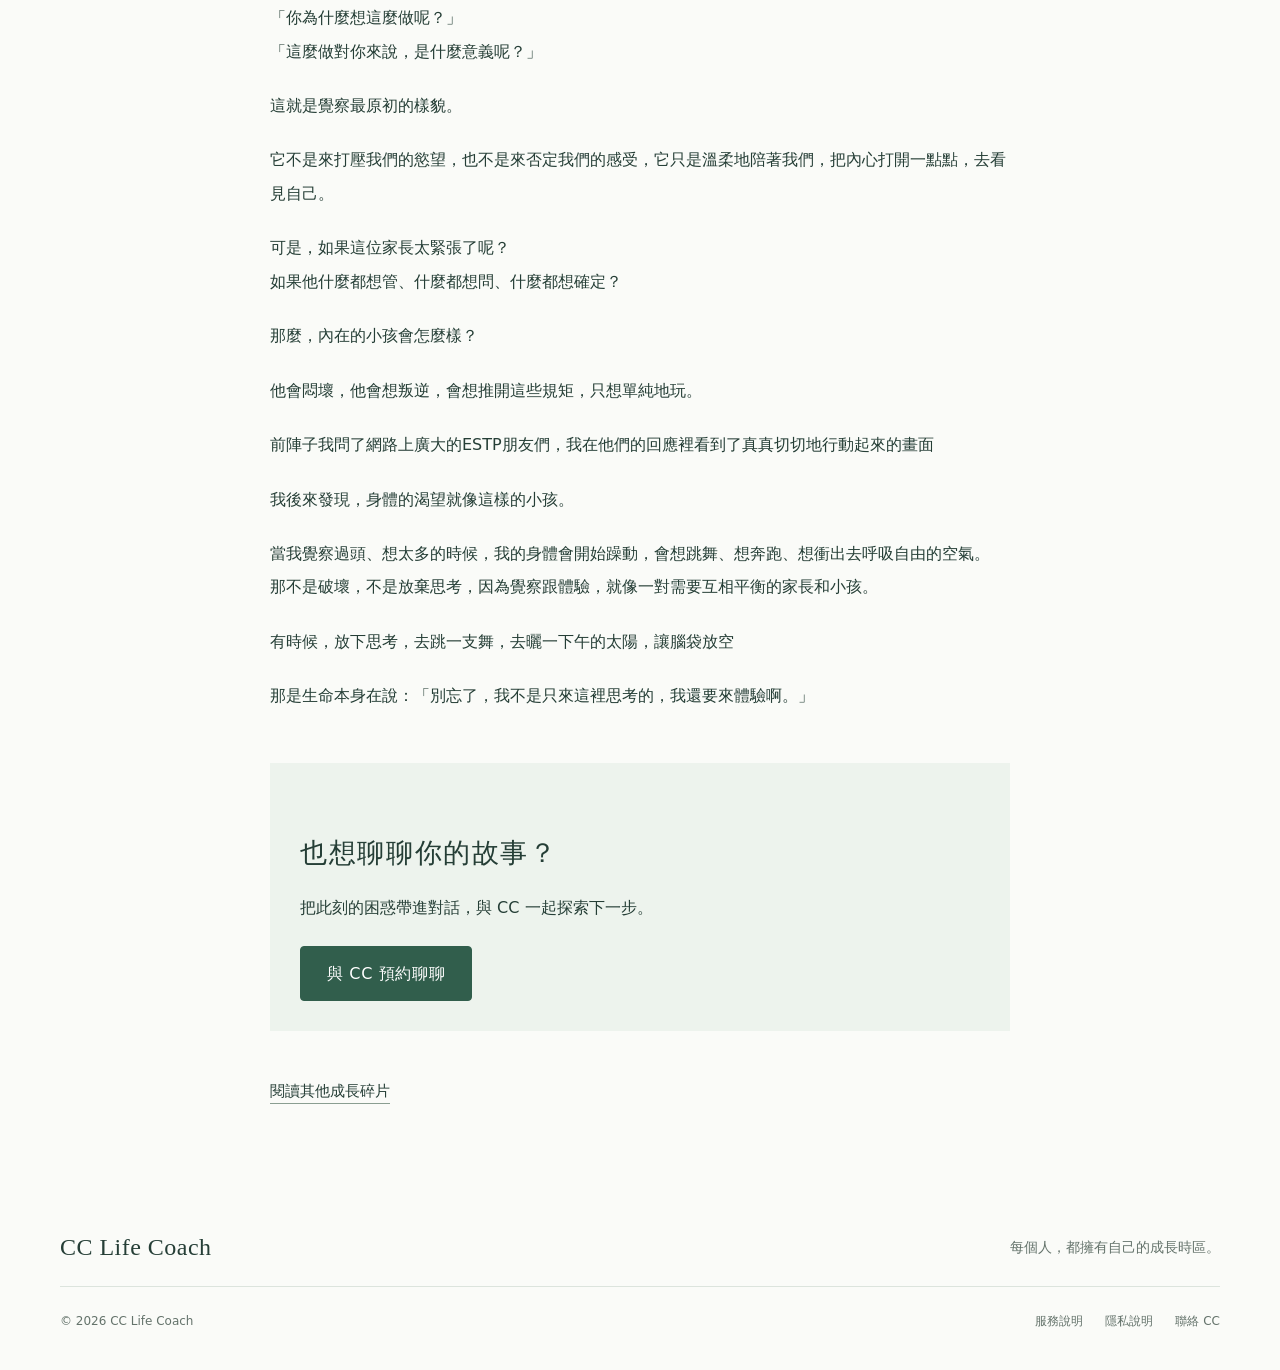
<file: articles/new5.html>
<!doctype html><html lang="zh-Hant"><head><meta charset="utf-8"><meta name="viewport" content="width=device-width, initial-scale=1"><title>思考與行動的平衡｜CC Life Coach</title><meta name="description" content="你也是「思考的蛟龍，行動的毛毛蟲」嗎？"><meta property="og:title" content="思考與行動的平衡｜CC Life Coach"><meta property="og:description" content="你也是「思考的蛟龍，行動的毛毛蟲」嗎？"><meta property="og:type" content="website"><meta name="theme-color" content="#315e4c"><link rel="icon" href="data:image/svg+xml,%3Csvg xmlns='http://www.w3.org/2000/svg' viewBox='0 0 40 40'%3E%3Crect width='40' height='40' rx='20' fill='%23315e4c'/%3E%3Ctext x='20' y='28' font-family='Georgia' font-size='26' text-anchor='middle' fill='white'%3EC%3C/text%3E%3C/svg%3E"><link rel="stylesheet" href="../style.css"><script src="../script.js" defer></script><link rel="canonical" href="https://hikki0622.github.io/articles/new5.html"><meta property="og:url" content="https://hikki0622.github.io/articles/new5.html"></head><body><a class="skip" href="#main">跳至主要內容</a><header class="site-header"><div class="wrap header-inner"><a class="brand" href="../index.html" aria-label="CC Life Coach 首頁"><img src="../assets/original-00.gif" alt="" width="42" height="42">CC Life Coach</a><button class="menu-toggle" aria-expanded="false" aria-controls="navigation" type="button">選單</button><nav class="nav" id="navigation" aria-label="主要導覽"><a href="../index.html#about">關於 CC</a><a href="../index.html#services">諮詢方案</a><a href="../reviews.html">真實回饋</a><a href="../journal.html">成長碎片</a><a href="../index.html#faq">常見問題</a><a class="nav-cta" href="https://line.me/R/ti/p/@789grlcs" target="_blank" rel="noopener noreferrer">預約聊聊</a></nav></div></header><main id="main"><article class="reading"><a class="back-link" href="../journal.html">回到成長碎片</a><p class="eyebrow">CC'S JOURNAL</p><h1>思考與行動的平衡</h1><time datetime="2025-05-24">2025-05-24 · CC</time><img class="article-cover" src="../assets/original-03.png" width="1200" height="600" alt="思考與行動的平衡文章封面"><div class="article-body"><p>你也是「思考的蛟龍，行動的毛毛蟲」嗎？</p><p>思考與自我覺察這件事對我來說很容易，我不是指我不會被這件事困擾</p><p>相反，我經常因為太容易觸發覺察模式，導致我在做事情前會有想太多或者分析過頭的傾向。</p><p>我不是指做覺察是一件壞事，它就像刀子一樣是個中性的工具</p><p>運用得好會帶來美味的料理，但是如果不小心使用錯誤，可能就會割傷自己。</p><p>這段心得也是我覺察而來的，因為我發現了我過度分析的這個模式</p><p>所以我現在應該要做的不是批判覺察，而是透過這個覺察出來的結果去調整我的行為。</p><p>我突然發現「覺察」好像就是回到小時候</p><p>你想做某個決定時，你的家長會輕輕地引導你</p><p>引導你發現你為什麼會想這麼做，這麼做對你來說意味著什麼</p><p>當然覺察過頭也會像被&quot;管&quot;過頭的孩子一樣，偶爾也會有想要單純叛逆或者享受遊戲的當下</p><p>覺察這件事，很像我們內在住著一位溫柔的家長。</p><p>當我們想做某個決定的時候，
這位家長不會責備、不會強迫，</p><p>而是輕輕地蹲下來問我
「你為什麼想這麼做呢？」
「這麼做對你來說，是什麼意義呢？」</p><p>這就是覺察最原初的樣貌。</p><p>它不是來打壓我們的慾望，也不是來否定我們的感受，它只是溫柔地陪著我們，把內心打開一點點，去看見自己。</p><p>可是，如果這位家長太緊張了呢？
如果他什麼都想管、什麼都想問、什麼都想確定？</p><p>那麼，內在的小孩會怎麼樣？</p><p>他會悶壞，他會想叛逆，會想推開這些規矩，只想單純地玩。</p><p>前陣子我問了網路上廣大的ESTP朋友們，我在他們的回應裡看到了真真切切地行動起來的畫面</p><p>我後來發現，身體的渴望就像這樣的小孩。</p><p>當我覺察過頭、想太多的時候，我的身體會開始躁動，會想跳舞、想奔跑、想衝出去呼吸自由的空氣。
那不是破壞，不是放棄思考，因為覺察跟體驗，就像一對需要互相平衡的家長和小孩。</p><p>有時候，放下思考，去跳一支舞，去曬一下午的太陽，讓腦袋放空</p><p>那是生命本身在說：「別忘了，我不是只來這裡思考的，我還要來體驗啊。」</p></div><aside class="article-end"><h2>也想聊聊你的故事？</h2><p>把此刻的困惑帶進對話，與 CC 一起探索下一步。</p><a class="button" href="https://line.me/R/ti/p/@789grlcs" target="_blank" rel="noopener noreferrer">與 CC 預約聊聊</a></aside><a class="text-link" href="../journal.html">閱讀其他成長碎片</a></article></main><footer class="site-footer"><div class="wrap"><div class="footer-top"><a class="brand" href="../index.html">CC Life Coach</a><p>每個人，都擁有自己的成長時區。</p></div><div class="footer-bottom"><span>© 2026 CC Life Coach</span><div class="footer-links"><a href="../terms.html">服務說明</a><a href="../privacy.html">隱私說明</a><a href="mailto:hikki.622@gmail.com">聯絡 CC</a></div></div></div></footer></body></html>
</file>
<file: style.css>
@charset "UTF-8";
:root{--ink:#253e36;--green:#315e4c;--muted:#64736b;--line:#dce4dd;--paper:#fafbf8;--wash:#edf3ed;--serif:Georgia,"Noto Serif TC","PMingLiU",serif;--sans:"Noto Sans TC","Microsoft JhengHei",system-ui,sans-serif}*{box-sizing:border-box}html{scroll-behavior:smooth;scroll-padding-top:100px}body{margin:0;background:var(--paper);color:var(--ink);font:16px/1.85 var(--sans);-webkit-font-smoothing:antialiased}a{color:inherit;text-decoration:none}button{font:inherit}a,button,summary{-webkit-tap-highlight-color:transparent}a:focus-visible,button:focus-visible,summary:focus-visible{outline:3px solid #a16b36;outline-offset:5px}img{display:block;max-width:100%;height:auto}p{margin:0 0 1.2em}h1,h2,h3{line-height:1.5;font-weight:500;margin:0 0 .65em}h1,h2{font-family:var(--serif)}h1{font-size:clamp(2.8rem,4.9vw,4.4rem);letter-spacing:.07em}h2{font-size:clamp(2rem,3.2vw,3rem);letter-spacing:.06em}h3{font-size:1.3rem}.wrap{width:min(1160px,calc(100% - 80px));margin:auto}.skip{position:absolute;top:-100px;left:20px;background:white;padding:10px;z-index:50}.skip:focus{top:10px}.site-header{position:sticky;top:0;z-index:20;background:rgba(250,251,248,.96);border-bottom:1px solid var(--line)}.header-inner{min-height:88px;display:flex;align-items:center;justify-content:space-between;gap:26px}.brand{display:flex;align-items:center;gap:8px;font:24px Georgia,serif;white-space:nowrap;letter-spacing:.02em}.brand img{width:42px;height:42px;object-fit:contain}.nav{display:flex;gap:27px;align-items:center;font-size:14px;letter-spacing:.04em}.nav a:hover,.text-link:hover{color:#7b663e}.nav .nav-cta{border:1px solid var(--green);padding:9px 19px;border-radius:4px;color:var(--green)}.menu-toggle{display:none;background:none;border:1px solid var(--line);border-radius:4px;padding:6px 13px;color:var(--ink)}.eyebrow{font-size:13px;letter-spacing:.19em;text-transform:uppercase;color:var(--green);font-weight:600;margin-bottom:20px}.hero{position:relative;border-bottom:1px solid var(--line);overflow:hidden}.hero-grid{display:grid;grid-template-columns:1.08fr 1fr;gap:30px;align-items:center;padding:76px 0 55px;min-height:640px}.hero h1 em{font-style:normal;color:#5c7b65}.hero .intro{color:var(--muted);max-width:500px;line-height:2.1;margin:22px 0 28px}.hero-image{position:relative;align-self:end}.hero-image img{width:100%;max-height:540px;object-fit:contain;object-position:bottom}.image-note{position:absolute;right:0;bottom:32px;max-width:235px;background:#fffdf9ed;padding:17px 23px;border-left:2px solid #96b09b;font-family:var(--serif);font-size:17px;box-shadow:0 8px 32px #19362808}.actions{display:flex;align-items:center;flex-wrap:wrap;gap:22px}.button{display:inline-flex;justify-content:center;align-items:center;min-height:48px;padding:12px 26px;border:1px solid var(--green);border-radius:4px;background:var(--green);color:white;letter-spacing:.04em;transition:background .2s,transform .2s}.button:hover{background:#244a3b;transform:translateY(-2px)}.button.outline{background:transparent;color:var(--green)}.button.outline:hover{background:var(--wash)}.text-link{border-bottom:1px solid #8a9e91;padding:3px 0;font-size:15px}.hero-caption{font-size:13px;color:var(--muted);margin-top:30px;letter-spacing:.08em}.section{padding:95px 0}.section-head{display:flex;justify-content:space-between;align-items:end;gap:30px;margin-bottom:38px}.section-head p{max-width:390px;color:var(--muted);margin:0}.section-head h2{margin:0}.about{display:grid;grid-template-columns:.85fr 1.3fr;gap:95px}.signature{font:italic 29px/1.4 Georgia,serif;color:#53785f;margin-top:15px}.about p{color:var(--muted)}.about strong{font-weight:500;color:var(--ink)}.tags{display:flex;gap:9px;flex-wrap:wrap;margin:24px 0}.tag{border:1px solid var(--line);padding:3px 12px;border-radius:30px;font-size:13px;color:var(--green)}.stats{display:grid;grid-template-columns:repeat(3,1fr);border-top:1px solid var(--line);padding-top:26px;margin-top:30px;gap:18px}.stats strong{font:32px Georgia,serif;display:block}.stats span{font-size:13px;color:var(--muted)}.wash{background:var(--wash)}.service-grid,.price-grid{display:grid;grid-template-columns:repeat(3,1fr);gap:23px}.service{padding:31px 28px 30px;border:1px solid #d5dfd5;background:#fafbf8;border-radius:5px;display:flex;flex-direction:column}.number{font:italic 25px Georgia,serif;color:#8b9e8d;margin-bottom:24px}.service p{color:var(--muted);font-size:15px}.service ul{padding:0;list-style:none;margin:4px 0 25px;font-size:15px}.service li{padding:7px 0;border-bottom:1px solid var(--line)}.service .text-link{align-self:start;margin-top:auto}.section-intro{max-width:620px;color:var(--muted)}.price-card{border:1px solid var(--line);border-radius:5px;padding:34px 28px;display:flex;flex-direction:column;background:#fff;position:relative}.price-card.featured{border:1px solid var(--green);background:#f2f6f0}.price-card .label{font-size:13px;color:var(--green);margin-bottom:18px;letter-spacing:.08em}.price{font:42px Georgia,serif;margin:12px 0 4px}.price small{font:14px var(--sans);color:var(--muted)}.price-sub{font-size:13px;color:var(--muted);min-height:25px}.price-card ul{padding-left:19px;font-size:15px;color:var(--muted);margin:20px 0 30px}.price-card li{margin:8px 0}.price-card .button{margin-top:auto}.fine-print{color:var(--muted);font-size:13px;margin:22px 0 0}.review-grid{display:grid;grid-template-columns:repeat(3,1fr);gap:27px}.review{margin:0;display:flex;flex-direction:column;border-top:2px solid #86a18a;padding:23px 0}.review .quote-mark{font:44px Georgia,serif;line-height:1;color:#91a58f}.review blockquote{margin:2px 0 26px;font-size:16px;line-height:2}.review figcaption{margin-top:auto;font-size:14px}.review figcaption span{display:block;color:var(--muted);font-size:13px}.journal-grid{display:grid;grid-template-columns:repeat(3,1fr);gap:27px}.journal-card img{width:100%;aspect-ratio:2/1;object-fit:cover;background:#e8ede5;border-radius:4px;transition:filter .2s}.journal-card:hover img{filter:brightness(.96)}.journal-card time{display:block;color:var(--muted);font-size:13px;margin:20px 0 8px}.journal-card h3{font-family:var(--serif);font-size:21px}.journal-card p{font-size:14px;color:var(--muted);line-height:1.9}.faq-layout{display:grid;grid-template-columns:.7fr 1.3fr;gap:75px}details{border-bottom:1px solid #d2ddd1;padding:19px 0}summary{cursor:pointer;font-size:17px;list-style:none;display:flex;align-items:center;justify-content:space-between;gap:25px}summary::-webkit-details-marker{display:none}summary::after{content:'＋';font-size:22px;font-weight:300;color:var(--green)}details[open] summary::after{content:'−'}details p{color:var(--muted);font-size:15px;padding:17px 30px 0 0;margin:0}.contact{background:#284e3e;color:#fff;padding:80px 0}.contact-grid{display:grid;grid-template-columns:1.3fr 1fr;align-items:center;gap:70px}.contact .eyebrow{color:#bad0b9}.contact h2{font-size:clamp(2rem,3.6vw,3.4rem)}.contact p{color:#d4e2d5}.contact .button{background:#ecf1e7;border-color:#ecf1e7;color:#284e3e}.contact-info{border-left:1px solid #61816b;padding-left:50px}.contact-info p{margin:16px 0 0;font-size:14px}.contact-info a:not(.button){border-bottom:1px solid #8ba590;overflow-wrap:anywhere}.site-footer{padding:38px 0}.footer-top,.footer-bottom{display:flex;justify-content:space-between;align-items:center;gap:25px}.footer-top p{font-size:14px;color:var(--muted);margin:0}.footer-bottom{border-top:1px solid var(--line);margin-top:25px;padding-top:23px;font-size:12px;color:var(--muted)}.footer-links{display:flex;flex-wrap:wrap;gap:22px}.page-heading{padding:70px 0 50px;border-bottom:1px solid var(--line);margin-bottom:45px}.page-heading h1{font-size:clamp(2.4rem,4vw,3.8rem)}.page-heading p{max-width:680px;color:var(--muted)}.reading{width:min(740px,calc(100% - 48px));margin:65px auto 90px}.reading h1{font-size:clamp(2.1rem,3.6vw,3.2rem);letter-spacing:.03em}.reading h2{font-size:1.7rem;margin-top:40px}.reading p{line-height:2.1;margin-bottom:1.3em}.reading time{font-size:14px;color:var(--muted)}.reading .article-cover{margin:36px 0}.reading .article-body{margin:36px 0 50px}.article-body p{white-space:pre-line}.back-link{font-size:14px;border-bottom:1px solid var(--line);display:inline-block;margin-bottom:28px}.article-end{padding:30px;background:var(--wash);margin:45px 0}.review-page{grid-template-columns:repeat(2,1fr)}.notice{padding:20px 25px;border-left:3px solid #91a58f;background:var(--wash)}.story-details{margin-top:20px}.story-details p{font-size:16px;padding-right:0}.notfound{text-align:center;padding:100px 24px}.notfound h1{font:80px Georgia,serif}.no-js-note{padding:15px;background:var(--wash)}
@media(min-width:1450px){.hero-grid{min-height:700px}.hero-image img{max-height:590px}}@media(max-width:1050px){.wrap{width:calc(100% - 48px)}.nav{gap:17px}.nav a{font-size:13px}.brand{font-size:21px}.hero-grid{gap:20px;padding-top:50px;min-height:570px}.hero h1{font-size:3.2rem}.about{gap:55px}.service,.price-card{padding:26px 22px}.faq-layout{gap:40px}.contact-grid{gap:40px}}@media(max-width:800px){.header-inner{min-height:74px}.menu-toggle{display:block}.nav{display:none;position:absolute;left:0;right:0;top:100%;padding:22px 24px;background:var(--paper);border-bottom:1px solid var(--line);align-items:stretch;gap:0}.nav.is-open{display:flex;flex-direction:column}.nav a{padding:12px;font-size:16px}.nav .nav-cta{text-align:center;margin-top:10px}.hero-grid{grid-template-columns:1fr 0.8fr;min-height:530px}.hero h1{font-size:2.7rem}.image-note{font-size:14px;padding:12px;bottom:5px;max-width:195px}.hero-caption{font-size:12px}.hero .intro{font-size:15px}.section{padding:66px 0}.about{gap:35px}.service-grid,.price-grid{gap:14px}.service,.price-card{padding:24px 18px}.price{font-size:34px}.service h3{font-size:1.15rem}.review-grid{gap:20px}.journal-grid{gap:18px}.contact-info{padding-left:30px}.footer-top{align-items:flex-start}.faq-layout{grid-template-columns:1fr;gap:20px}}@media(max-width:600px){.wrap{width:calc(100% - 40px)}.brand{font-size:21px}.brand img{width:35px;height:35px}.hero-grid{display:flex;flex-direction:column;align-items:stretch;padding:45px 0 0;gap:25px}.hero h1{font-size:2.9rem;line-height:1.55}.hero .intro{margin:20px 0 24px}.eyebrow{font-size:12px;letter-spacing:.14em}.hero-image{align-self:center;width:86%;max-width:390px}.hero-image img{max-height:410px}.image-note{right:-8px;bottom:25px;max-width:195px}.hero-caption{margin-top:20px}.actions{gap:20px}.button{padding:11px 22px}.about{grid-template-columns:1fr;gap:25px}.about h2{margin-bottom:12px}.section-head{display:block;margin-bottom:28px}.section-head p,.section-head .text-link{margin-top:18px}.section-head .text-link{display:inline-block}.service-grid,.price-grid,.review-grid,.journal-grid,.review-page{grid-template-columns:1fr;gap:22px}.service,.price-card{padding:28px}.service h3{font-size:1.4rem}.number{margin-bottom:16px}.price{font-size:42px}.review blockquote{font-size:16px}.journal-card time{margin-top:15px}.journal-card p{font-size:15px}.journal-card{padding-bottom:15px}.contact-grid{grid-template-columns:1fr;gap:28px}.contact-info{border-left:0;border-top:1px solid #61816b;padding:28px 0 0}.contact{padding:60px 0}.footer-top,.footer-bottom{align-items:flex-start;flex-direction:column;gap:18px}.footer-top .brand{font-size:23px}.footer-links{gap:19px}.stats strong{font-size:28px}.stats span{font-size:12px}.page-heading{padding-top:48px}.reading{margin-top:42px}.reading p{font-size:16px}summary{font-size:16px}.signature{font-size:26px}}@media(prefers-reduced-motion:reduce){html{scroll-behavior:auto}*{transition:none!important;animation:none!important}}
@media(max-width:600px){.hero h1{font-size:clamp(2rem,10vw,2.5rem)}}
.image-note{max-width:260px;font-size:16px}
@media(max-width:600px){.image-note{max-width:215px;font-size:14px}}
</file>
